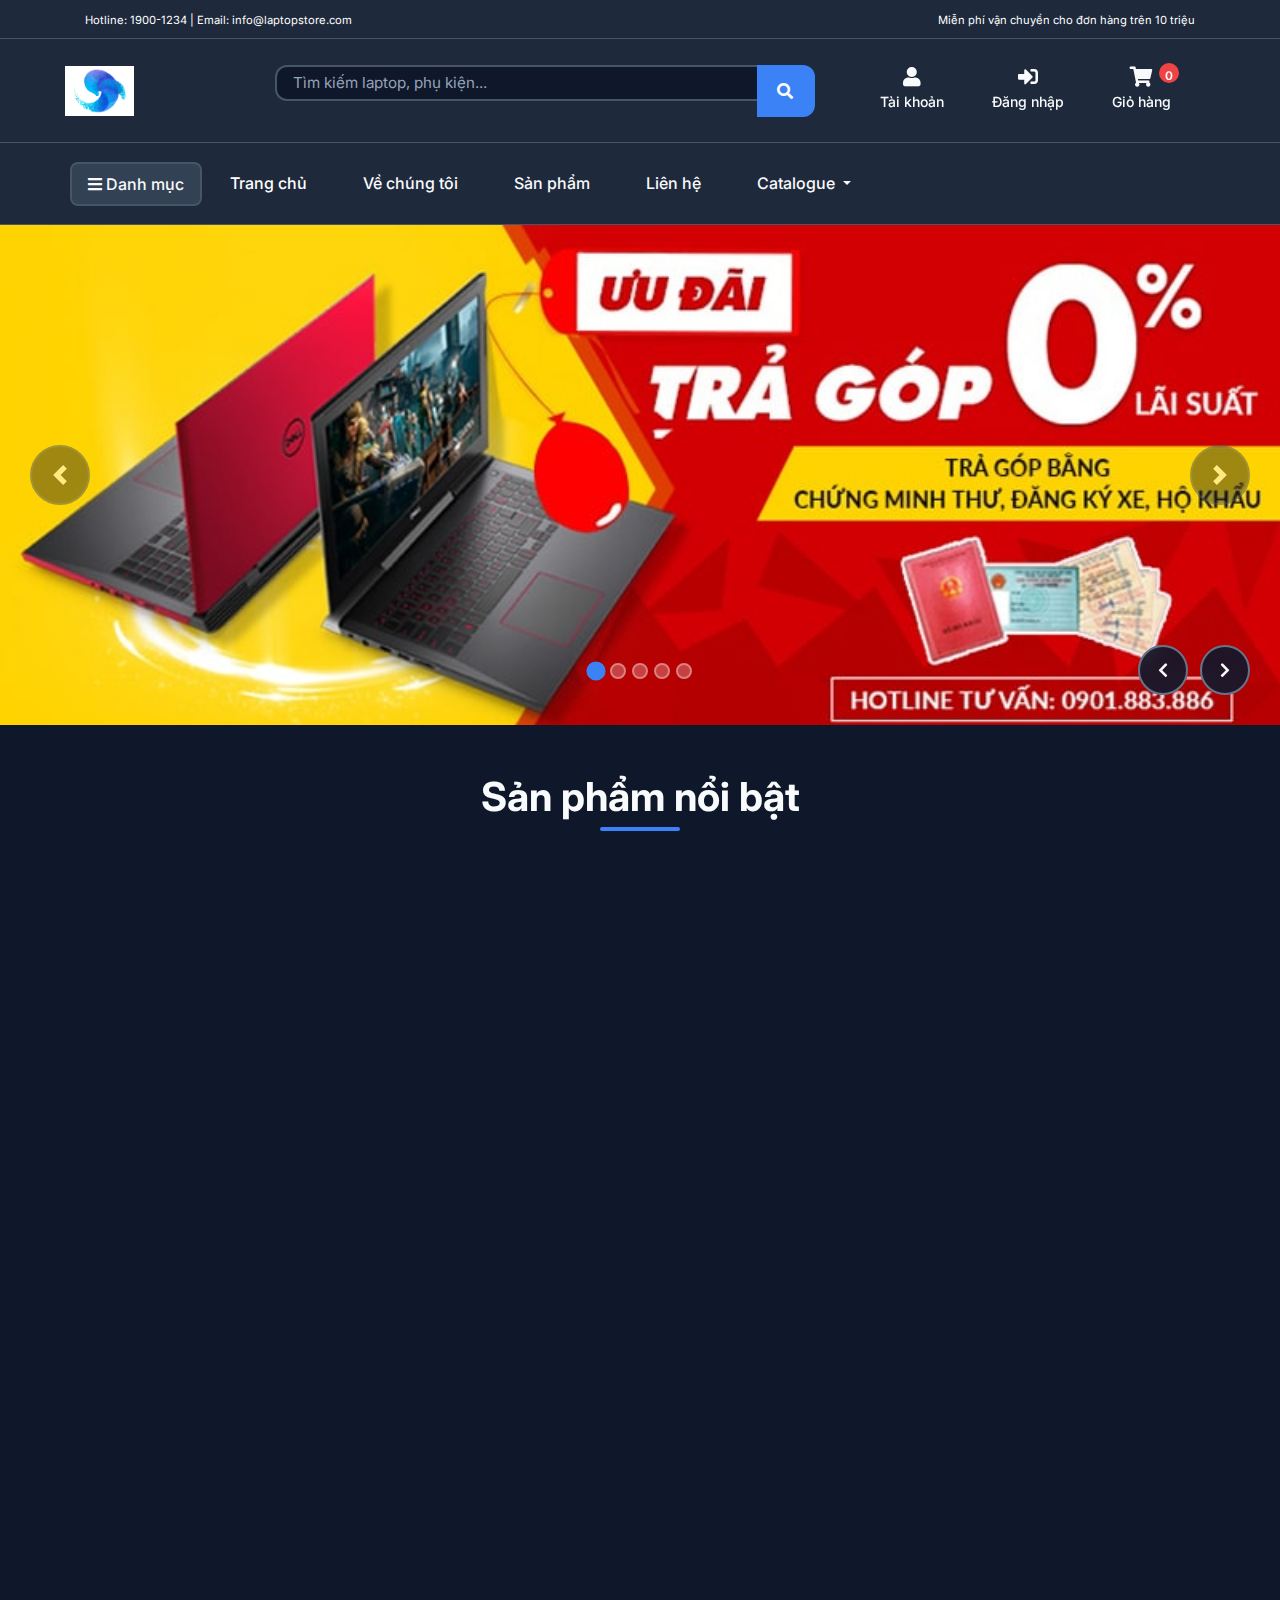
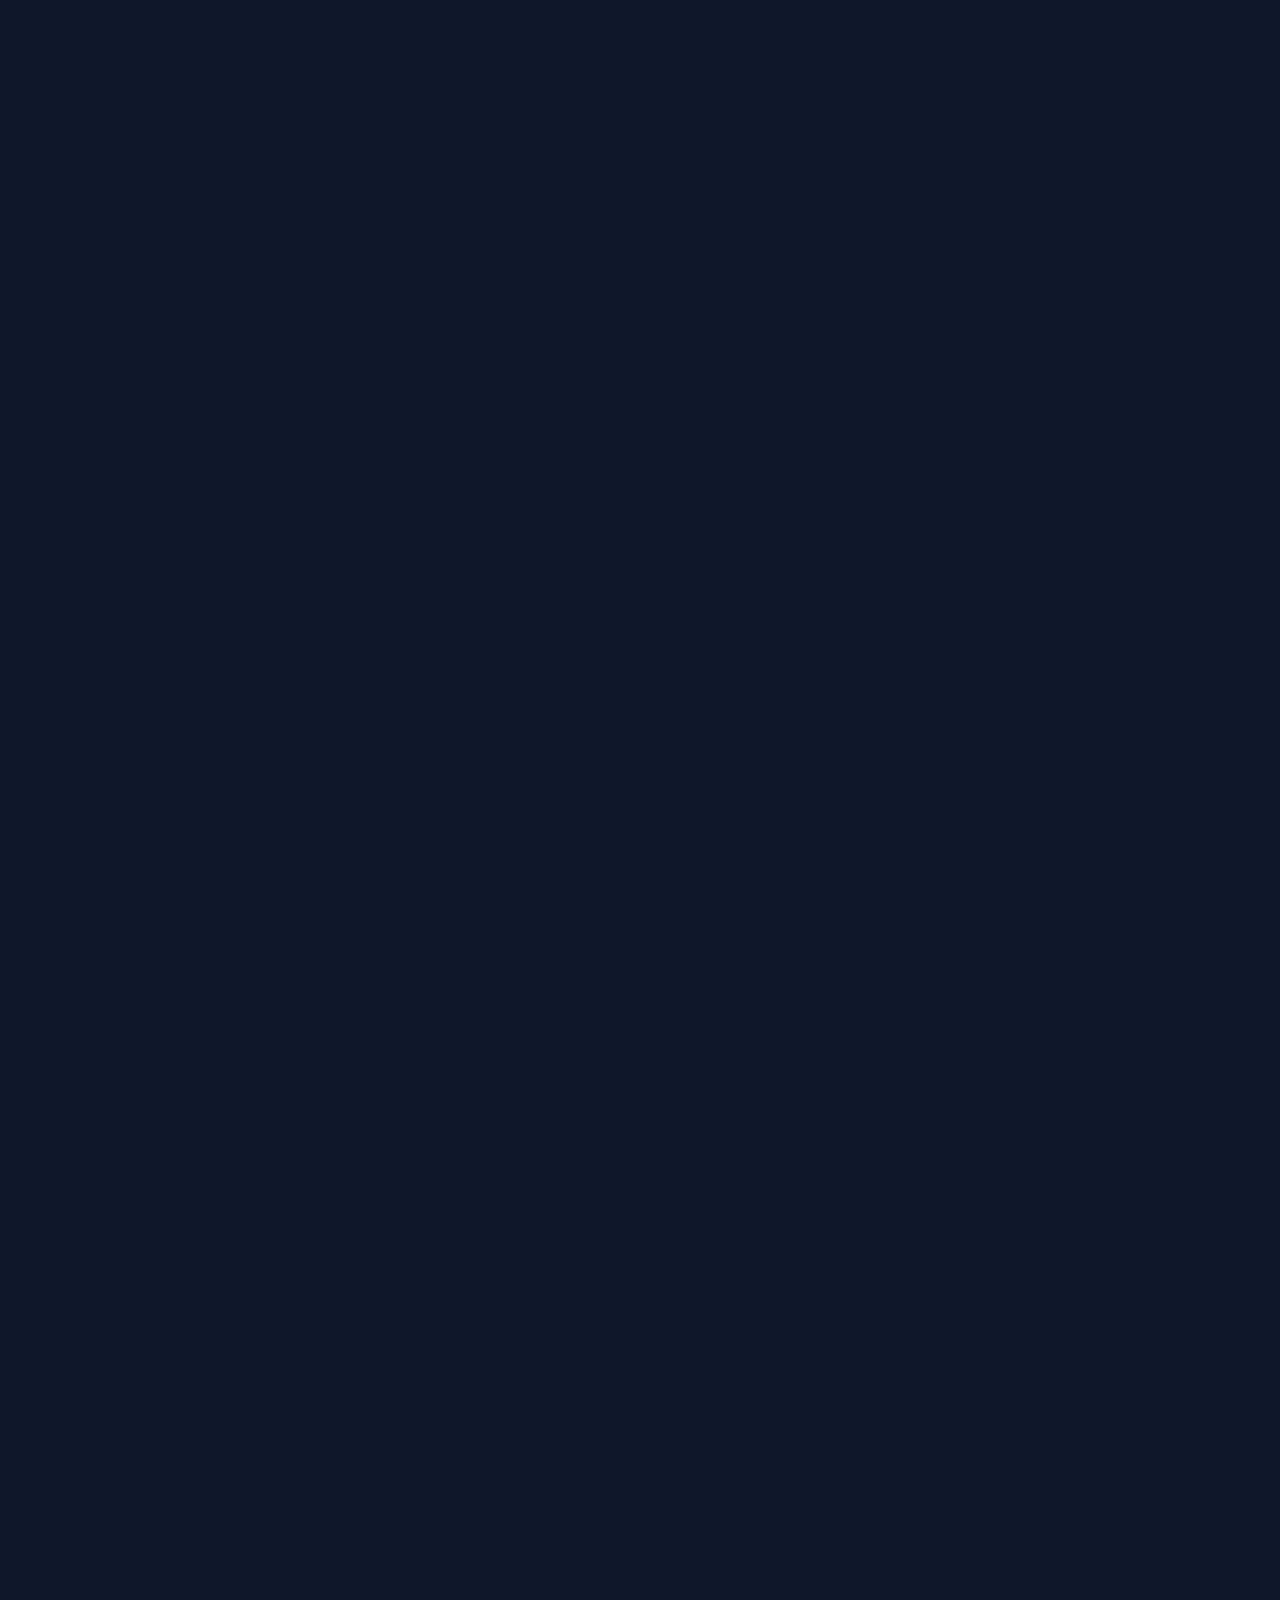
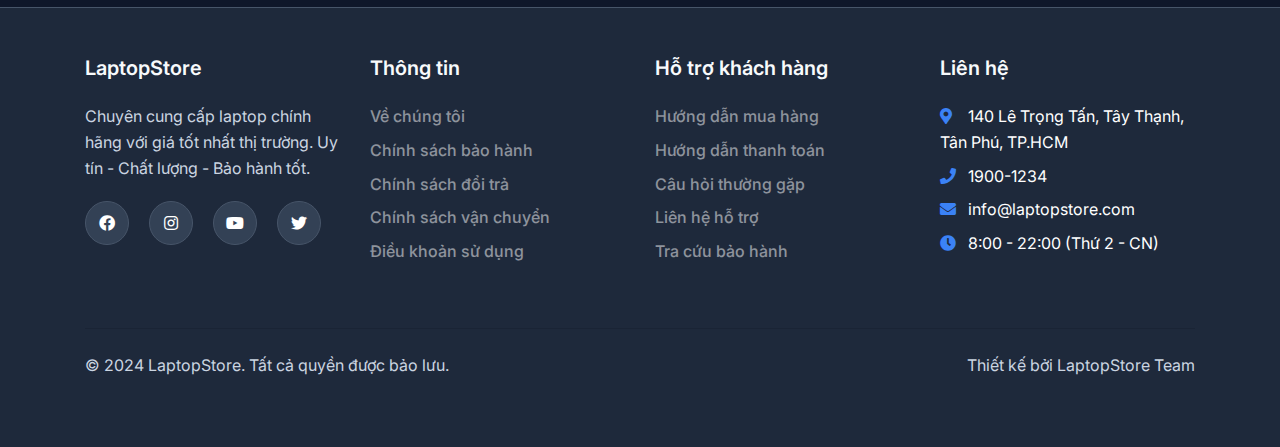
<file: index.html>
<!DOCTYPE html>
<html lang="vi">
<head>
    <meta charset="UTF-8">
    <meta name="viewport" content="width=device-width, initial-scale=1.0">
    <title>LaptopStore - Trang chủ</title>
    <link rel="stylesheet" href="https://stackpath.bootstrapcdn.com/bootstrap/4.5.2/css/bootstrap.min.css">
    <link rel="stylesheet" href="https://cdnjs.cloudflare.com/ajax/libs/font-awesome/5.15.4/css/all.min.css">
    <link href="https://fonts.googleapis.com/css2?family=Inter:wght@400;500;600;700&display=swap" rel="stylesheet">
    <link href="https://unpkg.com/aos@2.3.1/dist/aos.css" rel="stylesheet">
    <link rel="stylesheet" href="css/style.css">
    <link rel="stylesheet" href="css/index.css">
</head>
<body>
    <!-- Header -->
    <header class="header-section">
        <!-- Top Header -->
        <div class="top-header bg-dark text-white py-2">
            <div class="container">
                <div class="row">
                    <div class="col-md-6">
                        <small>Hotline: 1900-1234 | Email: info@laptopstore.com</small>
                    </div>
                    <div class="col-md-6 text-right">
                        <small>Miễn phí vận chuyển cho đơn hàng trên 10 triệu</small>
                    </div>
                </div>
            </div>
        </div>

        <!-- Main Header -->
        <div class="main-header bg-white shadow-sm">
            <div class="container">
                <div class="row align-items-center py-3">
                    <!-- Logo -->
                    <div class="col-md-2">
                        <div class="logo">
                            <img src="assets/images/logo.png" alt="LaptopStore Logo" class="img-fluid">
                        </div>
                    </div>

                    <!-- Search Bar -->
                    <div class="col-md-6">
                        <div class="search-bar">
                            <div class="input-group">
                                <input type="text" class="form-control" placeholder="Tìm kiếm laptop, phụ kiện...">
                                <div class="input-group-append">
                                    <button class="btn btn-primary" type="button">
                                        <i class="fas fa-search"></i>
                                    </button>
                                </div>
                            </div>
                        </div>
                    </div>

                    <!-- User Actions -->
                    <div class="col-md-4">
                        <div class="user-actions d-flex justify-content-end align-items-center">
                            <a href="html/register.html" class="action-item mx-2">
                                <i class="fas fa-user"></i>
                                <span>Tài khoản</span>
                            </a>
                            <a href="#" class="action-item mx-2">
                                <i class="fas fa-sign-in-alt"></i>
                                <span>Đăng nhập</span>
                            </a>
                            <a href="#" class="action-item mx-2 position-relative">
                                <i class="fas fa-shopping-cart"></i>
                                <span>Giỏ hàng</span>
                                <span class="badge badge-danger cart-count">0</span>
                            </a>
                        </div>
                    </div>
                </div>
            </div>
        </div>

        <!-- Navigation -->
        <nav class="navbar navbar-expand-lg navbar-dark bg-primary">
            <div class="container">
                <!-- Category Toggle Button -->
                <div class="category-toggle-wrapper">
                    <button class="btn btn-outline-light category-toggle-btn" type="button" id="categoryToggle">
                        <i class="fas fa-bars"></i> Danh mục
                    </button>
                    <!-- Category Dropdown -->
                    <div class="category-dropdown" id="categoryDropdown">
                        <div class="category-dropdown-content">
                            <h5>Danh mục sản phẩm</h5>
                            <ul class="list-unstyled">
                                <li><a href="#" class="text-light">Laptop Gaming</a></li>
                                <li><a href="#" class="text-light">Laptop Văn phòng</a></li>
                                <li><a href="#" class="text-light">Laptop Đồ họa</a></li>
                                <li><a href="#" class="text-light">Laptop Sinh viên</a></li>
                                <li><a href="#" class="text-light">Phụ kiện Laptop</a></li>
                                <li><a href="#" class="text-light">Linh kiện máy tính</a></li>
                            </ul>
                        </div>
                    </div>
                </div>

                <!-- Main Navigation -->
                <div class="collapse navbar-collapse">
                    <ul class="navbar-nav mr-auto">
                        <li class="nav-item active">
                            <a class="nav-link" href="index.html">Trang chủ</a>
                        </li>
                        <li class="nav-item">
                            <a class="nav-link" href="html/about.html">Về chúng tôi</a>
                        </li>
                        <li class="nav-item">
                            <a class="nav-link" href="html/products.html">Sản phẩm</a>
                        </li>
                        <li class="nav-item">
                            <a class="nav-link" href="html/contact.html">Liên hệ</a>
                        </li>
                        <li class="nav-item dropdown">
                            <a class="nav-link dropdown-toggle" href="#" id="catalogueDropdown" role="button" data-toggle="dropdown">
                                Catalogue
                            </a>
                            <div class="dropdown-menu">
                                <a class="dropdown-item" href="html/catalogue.html">
                                    <i class="fas fa-download"></i> Tải Catalogue
                                </a>
                                <a class="dropdown-item" href="html/cataloguebook.html">
                                    <i class="fas fa-book-open"></i> Xem Catalogue Sản Phẩm
                                </a>
                            </div>
                        </li>
                    </ul>
                </div>
            </div>
        </nav>
    </header>

    <!-- Banner Carousel -->
    <section class="banner-section position-relative">
        <div id="bannerCarousel" class="carousel slide" data-ride="carousel" data-interval="5000">
            <ol class="carousel-indicators">
                <li data-target="#bannerCarousel" data-slide-to="0" class="active"></li>
                <li data-target="#bannerCarousel" data-slide-to="1"></li>
                <li data-target="#bannerCarousel" data-slide-to="2"></li>
                <li data-target="#bannerCarousel" data-slide-to="3"></li>
                <li data-target="#bannerCarousel" data-slide-to="4"></li>
            </ol>
            <div class="carousel-inner">
                <div class="carousel-item active">
                    <img src="assets/images/banner1.jpg" class="d-block w-100" alt="Banner 1">
                </div>
                <div class="carousel-item">
                    <img src="assets/images/banner2.jpg" class="d-block w-100" alt="Banner 2">
                </div>
                <div class="carousel-item">
                    <img src="assets/images/banner3.jpg" class="d-block w-100" alt="Banner 3">
                </div>
                <div class="carousel-item">
                    <img src="assets/images/banner4.jpg" class="d-block w-100" alt="Banner 4">
                </div>
                <div class="carousel-item">
                    <img src="assets/images/banner5.jpg" class="d-block w-100" alt="Banner 5">
                </div>
            </div>
            <a class="carousel-control-prev" href="#bannerCarousel" role="button" data-slide="prev">
                <span class="carousel-control-prev-icon"></span>
            </a>
            <a class="carousel-control-next" href="#bannerCarousel" role="button" data-slide="next">
                <span class="carousel-control-next-icon"></span>
            </a>
        </div>
        
        <!-- Carousel Navigation Controls -->
        <div class="carousel-nav-controls">
            <button class="carousel-nav-btn prev-btn" onclick="$('#bannerCarousel').carousel('prev')">
                <i class="fas fa-chevron-left"></i>
            </button>
            <button class="carousel-nav-btn next-btn" onclick="$('#bannerCarousel').carousel('next')">
                <i class="fas fa-chevron-right"></i>
            </button>
        </div>
    </section>

    <!-- Featured Products -->
    <section class="featured-products py-5">
        <div class="container">
            <h2 class="text-center mb-5" data-aos="fade-up">Sản phẩm nổi bật</h2>
            <div class="row">
                <!-- Product 1 -->
                <div class="col-lg-3 col-md-4 col-sm-6 mb-4" data-aos="fade-up" data-aos-delay="100">
                    <div class="product-card">
                        <div class="product-image">
                            <img src="assets/images/img1.jpg" alt="Laptop 1" class="img-fluid">
                            <div class="product-overlay">
                                <button class="btn btn-primary">Xem chi tiết</button>
                            </div>
                        </div>
                        <div class="product-info p-3">
                            <h5>Laptop Gaming ROG</h5>
                            <p class="text-muted">Intel Core i7, RTX 3060</p>
                            <div class="price">
                                <span class="current-price">25,990,000₫</span>
                                <span class="old-price">28,990,000₫</span>
                            </div>
                        </div>
                    </div>
                </div>
                <!-- Product 2 -->
                <div class="col-lg-3 col-md-4 col-sm-6 mb-4" data-aos="fade-up" data-aos-delay="200">
                    <div class="product-card">
                        <div class="product-image">
                            <img src="assets/images/img2.jpg" alt="Laptop 2" class="img-fluid">
                            <div class="product-overlay">
                                <button class="btn btn-primary">Xem chi tiết</button>
                            </div>
                        </div>
                        <div class="product-info p-3">
                            <h5>Dell Inspiron 15</h5>
                            <p class="text-muted">Intel Core i5, 8GB RAM</p>
                            <div class="price">
                                <span class="current-price">18,990,000₫</span>
                            </div>
                        </div>
                    </div>
                </div>
                <!-- Continue with remaining products... -->
                <!-- Product 3 -->
                <div class="col-lg-3 col-md-4 col-sm-6 mb-4" data-aos="fade-up" data-aos-delay="300">
                    <div class="product-card">
                        <div class="product-image">
                            <img src="assets/images/img3.jpg" alt="Laptop 3" class="img-fluid">
                            <div class="product-overlay">
                                <button class="btn btn-primary">Xem chi tiết</button>
                            </div>
                        </div>
                        <div class="product-info p-3">
                            <h5>HP Pavilion 14</h5>
                            <p class="text-muted">AMD Ryzen 5, 16GB RAM</p>
                            <div class="price">
                                <span class="current-price">21,990,000₫</span>
                                <span class="old-price">24,990,000₫</span>
                            </div>
                        </div>
                    </div>
                </div>
                <!-- Product 4 -->
                <div class="col-lg-3 col-md-4 col-sm-6 mb-4" data-aos="fade-up" data-aos-delay="400">
                    <div class="product-card">
                        <div class="product-image">
                            <img src="assets/images/img4.jpg" alt="Laptop 4" class="img-fluid">
                            <div class="product-overlay">
                                <button class="btn btn-primary">Xem chi tiết</button>
                            </div>
                        </div>
                        <div class="product-info p-3">
                            <h5>MacBook Pro M2</h5>
                            <p class="text-muted">Apple M2, 16GB RAM</p>
                            <div class="price">
                                <span class="current-price">45,990,000₫</span>
                            </div>
                        </div>
                    </div>
                </div>
                <!-- Product 5 -->
                <div class="col-lg-3 col-md-4 col-sm-6 mb-4" data-aos="fade-up" data-aos-delay="100">
                    <div class="product-card">
                        <div class="product-image">
                            <img src="assets/images/img5.jpg" alt="Laptop 5" class="img-fluid">
                            <div class="product-overlay">
                                <button class="btn btn-primary">Xem chi tiết</button>
                            </div>
                        </div>
                        <div class="product-info p-3">
                            <h5>Dell XPS 13</h5>
                            <p class="text-muted">Intel Core i5, 8GB RAM</p>
                            <div class="price">
                                <span class="current-price">22,990,000₫</span>
                            </div>
                        </div>
                    </div>
                </div>
                <!-- Product 6 -->
                <div class="col-lg-3 col-md-4 col-sm-6 mb-4" data-aos="fade-up" data-aos-delay="200">
                    <div class="product-card">
                        <div class="product-image">
                            <img src="assets/images/img6.jpg" alt="Laptop 6" class="img-fluid">
                            <div class="product-overlay">
                                <button class="btn btn-primary">Xem chi tiết</button>
                            </div>
                        </div>
                        <div class="product-info p-3">
                            <h5>Lenovo Legion 5</h5>
                            <p class="text-muted">AMD Ryzen 7, RTX 3060</p>
                            <div class="price">
                                <span class="current-price">27,990,000₫</span>
                                <span class="old-price">31,990,000₫</span>
                            </div>
                        </div>
                    </div>
                </div>
                <!-- Product 7 -->
                <div class="col-lg-3 col-md-4 col-sm-6 mb-4" data-aos="fade-up" data-aos-delay="300">
                    <div class="product-card">
                        <div class="product-image">
                            <img src="assets/images/img7.jpg" alt="Laptop 7" class="img-fluid">
                            <div class="product-overlay">
                                <button class="btn btn-primary">Xem chi tiết</button>
                            </div>
                        </div>
                        <div class="product-info p-3">
                            <h5>ASUS TUF Gaming</h5>
                            <p class="text-muted">Intel Core i5, GTX 1650</p>
                            <div class="price">
                                <span class="current-price">19,990,000₫</span>
                            </div>
                        </div>
                    </div>
                </div>
                <!-- Product 8 -->
                <div class="col-lg-3 col-md-4 col-sm-6 mb-4" data-aos="fade-up" data-aos-delay="400">
                    <div class="product-card">
                        <div class="product-image">
                            <img src="assets/images/img8.jpg" alt="Laptop 8" class="img-fluid">
                            <div class="product-overlay">
                                <button class="btn btn-primary">Xem chi tiết</button>
                            </div>
                        </div>
                        <div class="product-info p-3">
                            <h5>HP Pavilion Gaming</h5>
                            <p class="text-muted">AMD Ryzen 5, GTX 1650</p>
                            <div class="price">
                                <span class="current-price">18,990,000₫</span>
                                <span class="old-price">21,990,000₫</span>
                            </div>
                        </div>
                    </div>
                </div>
                <!-- Product 9 -->
                <div class="col-lg-3 col-md-4 col-sm-6 mb-4" data-aos="fade-up" data-aos-delay="100">
                    <div class="product-card">
                        <div class="product-image">
                            <img src="assets/images/img9.jpg" alt="Laptop 9" class="img-fluid">
                            <div class="product-overlay">
                                <button class="btn btn-primary">Xem chi tiết</button>
                            </div>
                        </div>
                        <div class="product-info p-3">
                            <h5>MacBook Air M1</h5>
                            <p class="text-muted">Apple M1, 8GB RAM</p>
                            <div class="price">
                                <span class="current-price">28,990,000₫</span>
                            </div>
                        </div>
                    </div>
                </div>
                <!-- Product 10 -->
                <div class="col-lg-3 col-md-4 col-sm-6 mb-4" data-aos="fade-up" data-aos-delay="200">
                    <div class="product-card">
                        <div class="product-image">
                            <img src="assets/images/img10.jpg" alt="Laptop 10" class="img-fluid">
                            <div class="product-overlay">
                                <button class="btn btn-primary">Xem chi tiết</button>
                            </div>
                        </div>
                        <div class="product-info p-3">
                            <h5>Lenovo ThinkPad</h5>
                            <p class="text-muted">Intel Core i7, 16GB RAM</p>
                            <div class="price">
                                <span class="current-price">32,990,000₫</span>
                            </div>
                        </div>
                    </div>
                </div>
                <!-- Product 11 -->
                <div class="col-lg-3 col-md-4 col-sm-6 mb-4" data-aos="fade-up" data-aos-delay="300">
                    <div class="product-card">
                        <div class="product-image">
                            <img src="assets/images/img11.jpg" alt="Laptop 11" class="img-fluid">
                            <div class="product-overlay">
                                <button class="btn btn-primary">Xem chi tiết</button>
                            </div>
                        </div>
                        <div class="product-info p-3">
                            <h5>Dell Latitude 7420</h5>
                            <p class="text-muted">Intel Core i5, 8GB RAM</p>
                            <div class="price">
                                <span class="current-price">26,990,000₫</span>
                                <span class="old-price">29,990,000₫</span>
                            </div>
                        </div>
                    </div>
                </div>
                <!-- Product 12 -->
                <div class="col-lg-3 col-md-4 col-sm-6 mb-4" data-aos="fade-up" data-aos-delay="400">
                    <div class="product-card">
                        <div class="product-image">
                            <img src="assets/images/img12.jpg" alt="Laptop 12" class="img-fluid">
                            <div class="product-overlay">
                                <button class="btn btn-primary">Xem chi tiết</button>
                            </div>
                        </div>
                        <div class="product-info p-3">
                            <h5>Acer Nitro 5</h5>
                            <p class="text-muted">Intel Core i5, RTX 3050</p>
                            <div class="price">
                                <span class="current-price">19,990,000₫</span>
                            </div>
                        </div>
                    </div>
                </div>
                <!-- Product 13 -->
                <div class="col-lg-3 col-md-4 col-sm-6 mb-4" data-aos="fade-up" data-aos-delay="100">
                    <div class="product-card">
                        <div class="product-image">
                            <img src="assets/images/img13.jpg" alt="Laptop 13" class="img-fluid">
                            <div class="product-overlay">
                                <button class="btn btn-primary">Xem chi tiết</button>
                            </div>
                        </div>
                        <div class="product-info p-3">
                            <h5>HP EliteBook 840</h5>
                            <p class="text-muted">Intel Core i7, 16GB RAM</p>
                            <div class="price">
                                <span class="current-price">35,990,000₫</span>
                            </div>
                        </div>
                    </div>
                </div>
                <!-- Product 14 -->
                <div class="col-lg-3 col-md-4 col-sm-6 mb-4" data-aos="fade-up" data-aos-delay="200">
                    <div class="product-card">
                        <div class="product-image">
                            <img src="assets/images/img14.jpg" alt="Laptop 14" class="img-fluid">
                            <div class="product-overlay">
                                <button class="btn btn-primary">Xem chi tiết</button>
                            </div>
                        </div>
                        <div class="product-info p-3">
                            <h5>ASUS VivoBook 15</h5>
                            <p class="text-muted">AMD Ryzen 5, 8GB RAM</p>
                            <div class="price">
                                <span class="current-price">16,990,000₫</span>
                                <span class="old-price">19,990,000₫</span>
                            </div>
                        </div>
                    </div>
                </div>
                <!-- Product 15 -->
                <div class="col-lg-3 col-md-4 col-sm-6 mb-4" data-aos="fade-up" data-aos-delay="300">
                    <div class="product-card">
                        <div class="product-image">
                            <img src="assets/images/img15.jpg" alt="Laptop 15" class="img-fluid">
                            <div class="product-overlay">
                                <button class="btn btn-primary">Xem chi tiết</button>
                            </div>
                        </div>
                        <div class="product-info p-3">
                            <h5>Lenovo IdeaPad 3</h5>
                            <p class="text-muted">Intel Core i3, 4GB RAM</p>
                            <div class="price">
                                <span class="current-price">12,990,000₫</span>
                            </div>
                        </div>
                    </div>
                </div>
                <!-- Product 16 -->
                <div class="col-lg-3 col-md-4 col-sm-6 mb-4" data-aos="fade-up" data-aos-delay="400">
                    <div class="product-card">
                        <div class="product-image">
                            <img src="assets/images/img16.jpg" alt="Laptop 16" class="img-fluid">
                            <div class="product-overlay">
                                <button class="btn btn-primary">Xem chi tiết</button>
                            </div>
                        </div>
                        <div class="product-info p-3">
                            <h5>MSI Creator 15</h5>
                            <p class="text-muted">Intel Core i7, RTX 3070</p>
                            <div class="price">
                                <span class="current-price">42,990,000₫</span>
                            </div>
                        </div>
                    </div>
                </div>
                <!-- Product 17 -->
                <div class="col-lg-3 col-md-4 col-sm-6 mb-4" data-aos="fade-up" data-aos-delay="100">
                    <div class="product-card">
                        <div class="product-image">
                            <img src="assets/images/img17.jpg" alt="Laptop 17" class="img-fluid">
                            <div class="product-overlay">
                                <button class="btn btn-primary">Xem chi tiết</button>
                            </div>
                        </div>
                        <div class="product-info p-3">
                            <h5>Acer Aspire 5</h5>
                            <p class="text-muted">Intel Core i5, 8GB RAM</p>
                            <div class="price">
                                <span class="current-price">17,990,000₫</span>
                                <span class="old-price">20,990,000₫</span>
                            </div>
                        </div>
                    </div>
                </div>
                <!-- Product 18 -->
                <div class="col-lg-3 col-md-4 col-sm-6 mb-4" data-aos="fade-up" data-aos-delay="200">
                    <div class="product-card">
                        <div class="product-image">
                            <img src="assets/images/img18.jpg" alt="Laptop 18" class="img-fluid">
                            <div class="product-overlay">
                                <button class="btn btn-primary">Xem chi tiết</button>
                            </div>
                        </div>
                        <div class="product-info p-3">
                            <h5>HP Envy 13</h5>
                            <p class="text-muted">Intel Core i7, 16GB RAM</p>
                            <div class="price">
                                <span class="current-price">29,990,000₫</span>
                            </div>
                        </div>
                    </div>
                </div>
                <!-- Product 19 -->
                <div class="col-lg-3 col-md-4 col-sm-6 mb-4" data-aos="fade-up" data-aos-delay="300">
                    <div class="product-card">
                        <div class="product-image">
                            <img src="assets/images/img19.jpg" alt="Laptop 19" class="img-fluid">
                            <div class="product-overlay">
                                <button class="btn btn-primary">Xem chi tiết</button>
                            </div>
                        </div>
                        <div class="product-info p-3">
                            <h5>Surface Laptop 5</h5>
                            <p class="text-muted">Intel Core i5, 8GB RAM</p>
                            <div class="price">
                                <span class="current-price">28,990,000₫</span>
                            </div>
                        </div>
                    </div>
                </div>
                <!-- Product 20 -->
                <div class="col-lg-3 col-md-4 col-sm-6 mb-4" data-aos="fade-up" data-aos-delay="400">
                    <div class="product-card">
                        <div class="product-image">
                            <img src="assets/images/img20.jpg" alt="Laptop 20" class="img-fluid">
                            <div class="product-overlay">
                                <button class="btn btn-primary">Xem chi tiết</button>
                            </div>
                        </div>
                        <div class="product-info p-3">
                            <h5>ASUS ZenBook</h5>
                            <p class="text-muted">AMD Ryzen 7, 16GB RAM</p>
                            <div class="price">
                                <span class="current-price">24,990,000₫</span>
                                <span class="old-price">27,990,000₫</span>
                            </div>
                        </div>
                    </div>
                </div>
                <!-- Product 21 -->
                <div class="col-lg-3 col-md-4 col-sm-6 mb-4" data-aos="fade-up" data-aos-delay="100">
                    <div class="product-card">
                        <div class="product-image">
                            <img src="assets/images/img21.jpg" alt="Laptop 21" class="img-fluid">
                            <div class="product-overlay">
                                <button class="btn btn-primary">Xem chi tiết</button>
                            </div>
                        </div>
                        <div class="product-info p-3">
                            <h5>Dell G15 Gaming</h5>
                            <p class="text-muted">Intel Core i7, RTX 3060</p>
                            <div class="price">
                                <span class="current-price">31,990,000₫</span>
                            </div>
                        </div>
                    </div>
                </div>
                <!-- Product 22 -->
                <div class="col-lg-3 col-md-4 col-sm-6 mb-4" data-aos="fade-up" data-aos-delay="200">
                    <div class="product-card">
                        <div class="product-image">
                            <img src="assets/images/img22.jpg" alt="Laptop 22" class="img-fluid">
                            <div class="product-overlay">
                                <button class="btn btn-primary">Xem chi tiết</button>
                            </div>
                        </div>
                        <div class="product-info p-3">
                            <h5>Razer Blade 15</h5>
                            <p class="text-muted">Intel Core i9, RTX 3080</p>
                            <div class="price">
                                <span class="current-price">65,990,000₫</span>
                                <span class="old-price">72,990,000₫</span>
                            </div>
                        </div>
                    </div>
                </div>
                <!-- Product 23 -->
                <div class="col-lg-3 col-md-4 col-sm-6 mb-4" data-aos="fade-up" data-aos-delay="300">
                    <div class="product-card">
                        <div class="product-image">
                            <img src="assets/images/img23.jpg" alt="Laptop 23" class="img-fluid">
                            <div class="product-overlay">
                                <button class="btn btn-primary">Xem chi tiết</button>
                            </div>
                        </div>
                        <div class="product-info p-3">
                            <h5>Alienware m15 R7</h5>
                            <p class="text-muted">Intel Core i9, RTX 3070 Ti</p>
                            <div class="price">
                                <span class="current-price">58,990,000₫</span>
                                <span class="old-price">64,990,000₫</span>
                            </div>
                        </div>
                    </div>
                </div>
            </div>
        </div>
    </section>

    <!-- Footer -->
    <footer class="footer-section bg-dark text-white py-5">
        <div class="container">
            <div class="row">
                <div class="col-lg-3 col-md-6 mb-4">
                    <h5>LaptopStore</h5>
                    <p>Chuyên cung cấp laptop chính hãng với giá tốt nhất thị trường. Uy tín - Chất lượng - Bảo hành tốt.</p>
                    <div class="social-links">
                        <a href="#" class="text-white mr-2"><i class="fab fa-facebook"></i></a>
                        <a href="#" class="text-white mr-2"><i class="fab fa-instagram"></i></a>
                        <a href="#" class="text-white mr-2"><i class="fab fa-youtube"></i></a>
                        <a href="#" class="text-white"><i class="fab fa-twitter"></i></a>
                    </div>
                </div>
                <div class="col-lg-3 col-md-6 mb-4">
                    <h5>Thông tin</h5>
                    <ul class="list-unstyled">
                        <li><a href="#" class="text-white-50">Về chúng tôi</a></li>
                        <li><a href="#" class="text-white-50">Chính sách bảo hành</a></li>
                        <li><a href="#" class="text-white-50">Chính sách đổi trả</a></li>
                        <li><a href="#" class="text-white-50">Chính sách vận chuyển</a></li>
                        <li><a href="#" class="text-white-50">Điều khoản sử dụng</a></li>
                    </ul>
                </div>
                <div class="col-lg-3 col-md-6 mb-4">
                    <h5>Hỗ trợ khách hàng</h5>
                    <ul class="list-unstyled">
                        <li><a href="#" class="text-white-50">Hướng dẫn mua hàng</a></li>
                        <li><a href="#" class="text-white-50">Hướng dẫn thanh toán</a></li>
                        <li><a href="#" class="text-white-50">Câu hỏi thường gặp</a></li>
                        <li><a href="#" class="text-white-50">Liên hệ hỗ trợ</a></li>
                        <li><a href="#" class="text-white-50">Tra cứu bảo hành</a></li>
                    </ul>
                </div>
                <div class="col-lg-3 col-md-6 mb-4">
                    <h5>Liên hệ</h5>
                    <ul class="list-unstyled">
                        <li><i class="fas fa-map-marker-alt"></i> 140 Lê Trọng Tấn, Tây Thạnh, Tân Phú, TP.HCM</li>
                        <li><i class="fas fa-phone"></i> 1900-1234</li>
                        <li><i class="fas fa-envelope"></i> info@laptopstore.com</li>
                        <li><i class="fas fa-clock"></i> 8:00 - 22:00 (Thứ 2 - CN)</li>
                    </ul>
                </div>
            </div>
            <hr class="my-4">
            <div class="row">
                <div class="col-md-6">
                    <p>&copy; 2024 LaptopStore. Tất cả quyền được bảo lưu.</p>
                </div>
                <div class="col-md-6 text-right">
                    <p>Thiết kế bởi LaptopStore Team</p>
                </div>
            </div>
        </div>
    </footer>

    <!-- Scripts -->
    <script src="https://code.jquery.com/jquery-3.5.1.slim.min.js"></script>
    <script src="https://cdn.jsdelivr.net/npm/bootstrap@4.5.2/dist/js/bootstrap.bundle.min.js"></script>
    <script src="https://unpkg.com/aos@2.3.1/dist/aos.js"></script>
    <script src="js/main.js"></script>
    <script>
        //  AOS
        AOS.init({
            duration: 800,
            easing: 'ease-out-cubic',
            once: true,
            offset: 100
        });
    </script>
</body>
</html>
</file>
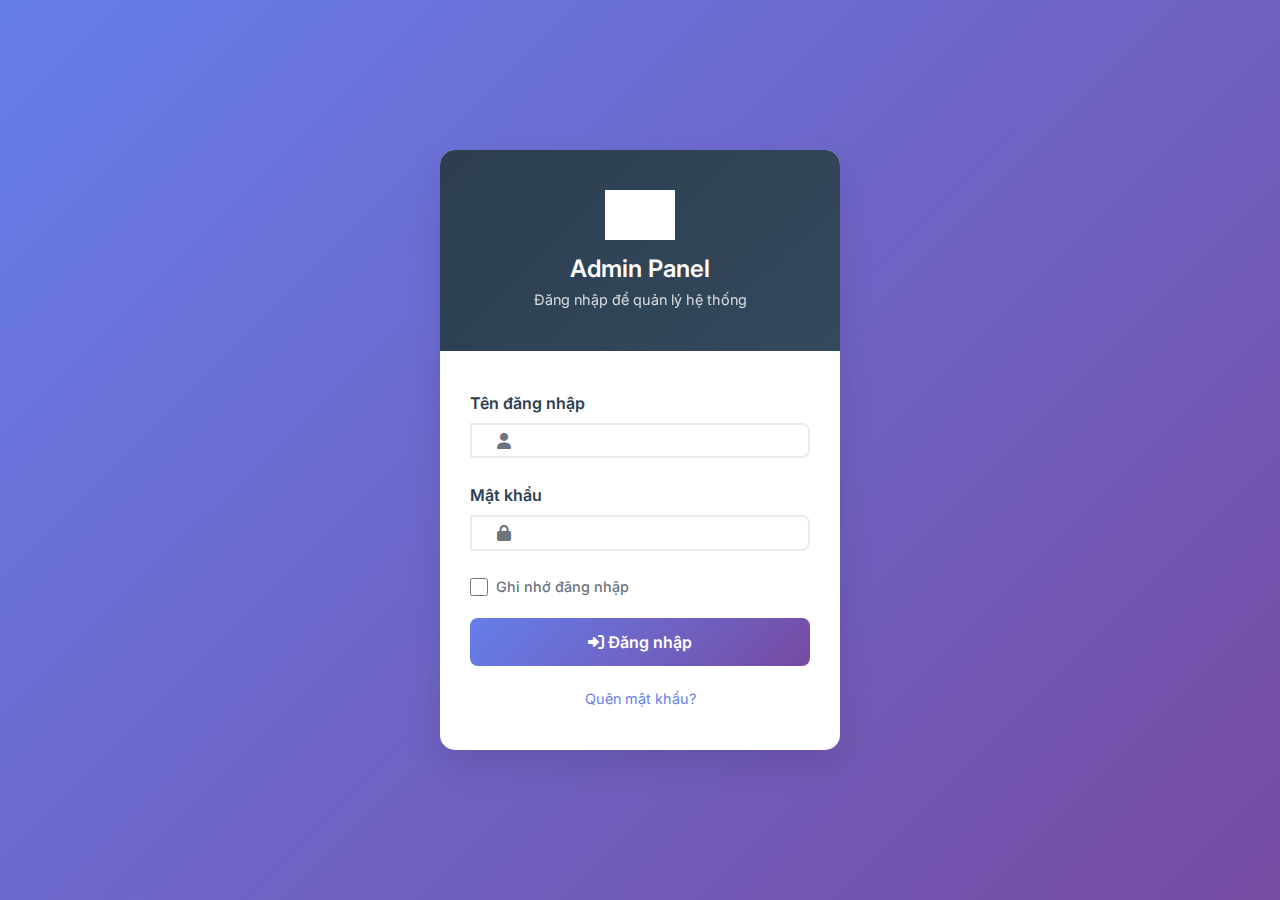
<file: AdminHtml/login.html>
<!DOCTYPE html>
<html lang="vi">
<head>
    <meta charset="UTF-8">
    <meta name="viewport" content="width=device-width, initial-scale=1.0">
    <title>LaptopStore Admin - Đăng nhập</title>
    <link rel="stylesheet" href="https://stackpath.bootstrapcdn.com/bootstrap/4.5.2/css/bootstrap.min.css">
    <link rel="stylesheet" href="https://cdnjs.cloudflare.com/ajax/libs/font-awesome/6.0.0/css/all.min.css">
    <link href="https://fonts.googleapis.com/css2?family=Inter:wght@400;500;600;700&display=swap" rel="stylesheet">
    <style>
        body {
            font-family: 'Inter', sans-serif;
            background: linear-gradient(135deg, #667eea 0%, #764ba2 100%);
            min-height: 100vh;
            display: flex;
            align-items: center;
            justify-content: center;
        }
        
        .login-container {
            background: white;
            border-radius: 15px;
            box-shadow: 0 15px 35px rgba(0, 0, 0, 0.1);
            overflow: hidden;
            width: 100%;
            max-width: 400px;
        }
        
        .login-header {
            background: linear-gradient(135deg, #2c3e50 0%, #34495e 100%);
            color: white;
            padding: 40px 30px;
            text-align: center;
        }
        
        .login-header img {
            height: 50px;
            margin-bottom: 15px;
            filter: brightness(0) invert(1);
        }
        
        .login-header h2 {
            margin: 0;
            font-weight: 600;
            font-size: 1.5rem;
        }
        
        .login-header p {
            margin: 5px 0 0 0;
            opacity: 0.8;
            font-size: 0.9rem;
        }
        
        .login-body {
            padding: 40px 30px;
        }
        
        .form-group {
            margin-bottom: 25px;
        }
        
        .form-group label {
            font-weight: 600;
            color: #2c3e50;
            margin-bottom: 8px;
        }
        
        .form-control {
            border: 2px solid #e9ecef;
            border-radius: 8px;
            padding: 12px 15px;
            font-size: 0.9rem;
            transition: all 0.3s ease;
        }
        
        .form-control:focus {
            border-color: #667eea;
            box-shadow: 0 0 0 3px rgba(102, 126, 234, 0.1);
        }
        
        .input-group {
            position: relative;
        }
        
        .input-group-text {
            position: absolute;
            left: 15px;
            top: 50%;
            transform: translateY(-50%);
            background: none;
            border: none;
            color: #6c757d;
            z-index: 10;
        }
        
        .input-group .form-control {
            padding-left: 45px;
        }
        
        .btn-login {
            background: linear-gradient(135deg, #667eea 0%, #764ba2 100%);
            border: none;
            border-radius: 8px;
            padding: 12px;
            font-weight: 600;
            font-size: 1rem;
            color: white;
            width: 100%;
            transition: all 0.3s ease;
        }
        
        .btn-login:hover {
            transform: translateY(-2px);
            box-shadow: 0 5px 15px rgba(102, 126, 234, 0.3);
            color: white;
        }
        
        .forgot-password {
            text-align: center;
            margin-top: 20px;
        }
        
        .forgot-password a {
            color: #667eea;
            text-decoration: none;
            font-size: 0.9rem;
        }
        
        .forgot-password a:hover {
            text-decoration: underline;
        }
        
        .remember-me {
            display: flex;
            align-items: center;
            gap: 8px;
            margin-bottom: 20px;
        }
        
        .remember-me input[type="checkbox"] {
            width: 18px;
            height: 18px;
        }
        
        .remember-me label {
            margin: 0;
            font-weight: 500;
            font-size: 0.9rem;
            color: #6c757d;
        }
        
        .alert {
            border-radius: 8px;
            margin-bottom: 20px;
        }
        
        @media (max-width: 480px) {
            .login-container {
                margin: 20px;
            }
            
            .login-header {
                padding: 30px 20px;
            }
            
            .login-body {
                padding: 30px 20px;
            }
        }
    </style>
</head>
<body>
    <div class="login-container">
        <div class="login-header">
            <img src="../assets/images/logo.png" alt="LaptopStore">
            <h2>Admin Panel</h2>
            <p>Đăng nhập để quản lý hệ thống</p>
        </div>
        
        <div class="login-body">
            <form id="loginForm">
                <div class="form-group">
                    <label for="username">Tên đăng nhập</label>
                    <div class="input-group">
                        <div class="input-group-text">
                            <i class="fas fa-user"></i>
                        </div>
                        <input type="text" class="form-control" id="username" name="username" required>
                    </div>
                </div>
                
                <div class="form-group">
                    <label for="password">Mật khẩu</label>
                    <div class="input-group">
                        <div class="input-group-text">
                            <i class="fas fa-lock"></i>
                        </div>
                        <input type="password" class="form-control" id="password" name="password" required>
                    </div>
                </div>
                
                <div class="remember-me">
                    <input type="checkbox" id="remember" name="remember">
                    <label for="remember">Ghi nhớ đăng nhập</label>
                </div>
                
                <button type="submit" class="btn btn-login">
                    <i class="fas fa-sign-in-alt"></i> Đăng nhập
                </button>
                
                <div class="forgot-password">
                    <a href="#" id="forgotPassword">Quên mật khẩu?</a>
                </div>
            </form>
        </div>
    </div>

    <!-- Scripts -->
    <script src="https://code.jquery.com/jquery-3.5.1.min.js"></script>
    <script src="https://cdn.jsdelivr.net/npm/bootstrap@4.5.2/dist/js/bootstrap.bundle.min.js"></script>
    <script>
        $(document).ready(function() {
            // Handle login form submission
            $('#loginForm').submit(function(e) {
                e.preventDefault();
                
                const username = $('#username').val();
                const password = $('#password').val();
                
                // Remove any existing alerts
                $('.alert').remove();
                
                // Basic validation
                if (!username || !password) {
                    showAlert('Vui lòng nhập đầy đủ thông tin', 'danger');
                    return;
                }
                
                // Show loading state
                const submitBtn = $('.btn-login');
                const originalText = submitBtn.html();
                submitBtn.prop('disabled', true).html('<i class="fas fa-spinner fa-spin"></i> Đang đăng nhập...');
                
                // Simulate login API call
                setTimeout(() => {
                    // Demo credentials
                    if (username === 'admin' && password === 'admin123') {
                        showAlert('Đăng nhập thành công! Đang chuyển hướng...', 'success');
                        
                        // Redirect to dashboard
                        setTimeout(() => {
                            window.location.href = 'index.html';
                        }, 1500);
                    } else {
                        showAlert('Tên đăng nhập hoặc mật khẩu không đúng', 'danger');
                        submitBtn.prop('disabled', false).html(originalText);
                    }
                }, 2000);
            });
            
            // Handle forgot password
            $('#forgotPassword').click(function(e) {
                e.preventDefault();
                alert('Tính năng quên mật khẩu sẽ được cập nhật sớm!');
            });
            
            // Show demo credentials hint
            setTimeout(() => {
                showAlert('Demo: Tên đăng nhập: <strong>admin</strong>, Mật khẩu: <strong>admin123</strong>', 'info');
            }, 1000);
        });
        
        // Show alert message
        function showAlert(message, type) {
            const alert = $(`
                <div class="alert alert-${type} alert-dismissible fade show" role="alert">
                    ${message}
                    <button type="button" class="close" data-dismiss="alert">
                        <span>&times;</span>
                    </button>
                </div>
            `);
            
            $('.login-body form').prepend(alert);
        }
    </script>
</body>
</html>
</file>
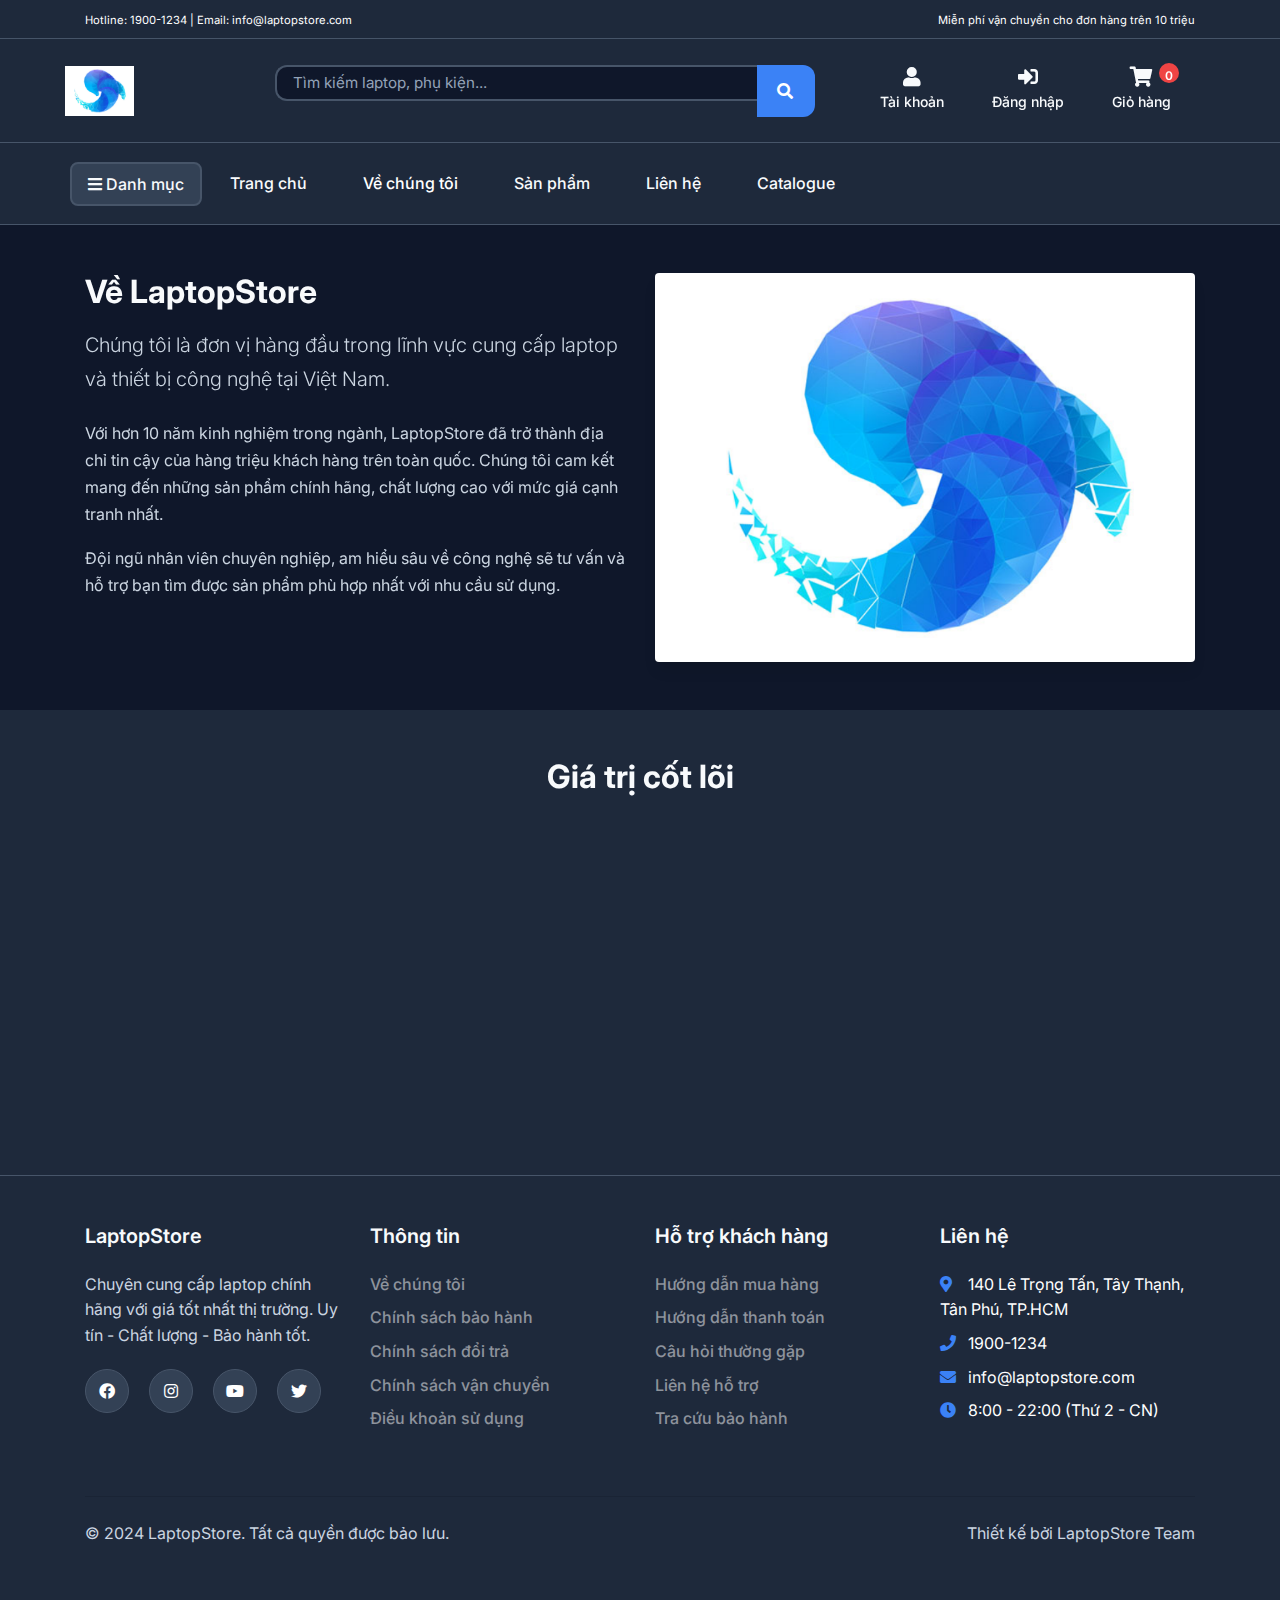
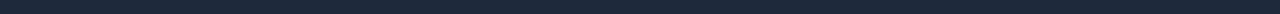
<file: html/about.html>
<!DOCTYPE html>
<html lang="vi">
<head>
    <meta charset="UTF-8">
    <meta name="viewport" content="width=device-width, initial-scale=1.0">
    <title>LaptopStore - Về chúng tôi</title>
    <link rel="stylesheet" href="https://stackpath.bootstrapcdn.com/bootstrap/4.5.2/css/bootstrap.min.css">
    <link rel="stylesheet" href="https://cdnjs.cloudflare.com/ajax/libs/font-awesome/5.15.4/css/all.min.css">
    <link href="https://fonts.googleapis.com/css2?family=Inter:wght@400;500;600;700&display=swap" rel="stylesheet">
    <link href="https://unpkg.com/aos@2.3.1/dist/aos.css" rel="stylesheet">
    <link rel="stylesheet" href="../css/style.css">
    <link rel="stylesheet" href="../css/about.css">
</head>
<body>
    <!-- Header -->
    <header class="header-section">
        <!-- Top Header -->
        <div class="top-header bg-dark text-white py-2">
            <div class="container">
                <div class="row">
                    <div class="col-md-6">
                        <small>Hotline: 1900-1234 | Email: info@laptopstore.com</small>
                    </div>
                    <div class="col-md-6 text-right">
                        <small>Miễn phí vận chuyển cho đơn hàng trên 10 triệu</small>
                    </div>
                </div>
            </div>
        </div>

        <!-- Main Header -->
        <div class="main-header bg-white shadow-sm">
            <div class="container">
                <div class="row align-items-center py-3">
                    <!-- Logo -->
                    <div class="col-md-2">
                        <div class="logo">
                            <img src="../assets/images/logo.png" alt="LaptopStore Logo" class="img-fluid">
                        </div>
                    </div>

                    <!-- Search Bar -->
                    <div class="col-md-6">
                        <div class="search-bar">
                            <div class="input-group">
                                <input type="text" class="form-control" placeholder="Tìm kiếm laptop, phụ kiện...">
                                <div class="input-group-append">
                                    <button class="btn btn-primary" type="button">
                                        <i class="fas fa-search"></i>
                                    </button>
                                </div>
                            </div>
                        </div>
                    </div>

                    <!-- User Actions -->
                    <div class="col-md-4">
                        <div class="user-actions d-flex justify-content-end align-items-center">
                            <a href="register.html" class="action-item mx-2">
                                <i class="fas fa-user"></i>
                                <span>Tài khoản</span>
                            </a>
                            <a href="#" class="action-item mx-2">
                                <i class="fas fa-sign-in-alt"></i>
                                <span>Đăng nhập</span>
                            </a>
                            <a href="#" class="action-item mx-2 position-relative">
                                <i class="fas fa-shopping-cart"></i>
                                <span>Giỏ hàng</span>
                                <span class="badge badge-danger cart-count">0</span>
                            </a>
                        </div>
                    </div>
                </div>
            </div>
        </div>

        <!-- Navigation -->
        <nav class="navbar navbar-expand-lg navbar-dark bg-primary">
            <div class="container">
                <!-- Category Toggle Button -->
                <div class="category-toggle-wrapper">
                    <button class="btn btn-outline-light category-toggle-btn" type="button" id="categoryToggle">
                        <i class="fas fa-bars"></i> Danh mục
                    </button>
                    <!-- Category Dropdown -->
                    <div class="category-dropdown" id="categoryDropdown">
                        <div class="category-dropdown-content">
                            <h5>Danh mục sản phẩm</h5>
                            <ul class="list-unstyled">
                                <li><a href="#" class="text-light">Laptop Gaming</a></li>
                                <li><a href="#" class="text-light">Laptop Văn phòng</a></li>
                                <li><a href="#" class="text-light">Laptop Đồ họa</a></li>
                                <li><a href="#" class="text-light">Laptop Sinh viên</a></li>
                                <li><a href="#" class="text-light">Phụ kiện Laptop</a></li>
                                <li><a href="#" class="text-light">Linh kiện máy tính</a></li>
                            </ul>
                        </div>
                    </div>
                </div>

                <!-- Main Navigation -->
                <div class="collapse navbar-collapse">
                    <ul class="navbar-nav mr-auto">
                        <li class="nav-item">
                            <a class="nav-link" href="../index.html">Trang chủ</a>
                        </li>
                        <li class="nav-item active">
                            <a class="nav-link" href="about.html">Về chúng tôi</a>
                        </li>
                        <li class="nav-item">
                            <a class="nav-link" href="products.html">Sản phẩm</a>
                        </li>
                        <li class="nav-item">
                            <a class="nav-link" href="contact.html">Liên hệ</a>
                        </li>
                        <li class="nav-item">
                            <a class="nav-link" href="catalogue.html">Catalogue</a>
                        </li>
                    </ul>
                </div>
            </div>
        </nav>
    </header>

    <!-- About Content -->
    <section class="about-section py-5">
        <div class="container">
            <div class="row">
                <div class="col-lg-6" data-aos="fade-right">
                    <h2>Về LaptopStore</h2>
                    <p class="lead">Chúng tôi là đơn vị hàng đầu trong lĩnh vực cung cấp laptop và thiết bị công nghệ tại Việt Nam.</p>
                    <p>Với hơn 10 năm kinh nghiệm trong ngành, LaptopStore đã trở thành địa chỉ tin cậy của hàng triệu khách hàng trên toàn quốc. Chúng tôi cam kết mang đến những sản phẩm chính hãng, chất lượng cao với mức giá cạnh tranh nhất.</p>
                    <p>Đội ngũ nhân viên chuyên nghiệp, am hiểu sâu về công nghệ sẽ tư vấn và hỗ trợ bạn tìm được sản phẩm phù hợp nhất với nhu cầu sử dụng.</p>
                </div>
                <div class="col-lg-6" data-aos="fade-left">
                    <img src="/assets/images/logo.png" alt="Về chúng tôi" class="img-fluid rounded">
                </div>
            </div>
        </div>
    </section>

    <!-- Values Section -->
    <section class="values-section py-5 bg-light">
        <div class="container">
            <h2 class="text-center mb-5" data-aos="fade-up">Giá trị cốt lõi</h2>
            <div class="row">
                <div class="col-md-4 text-center mb-4" data-aos="fade-up" data-aos-delay="100">
                    <div class="value-item">
                        <i class="fas fa-shield-alt fa-3x text-primary mb-3"></i>
                        <h4>Uy tín</h4>
                        <p>Sản phẩm chính hãng 100%, bảo hành chính thức từ nhà sản xuất</p>
                    </div>
                </div>
                <div class="col-md-4 text-center mb-4" data-aos="fade-up" data-aos-delay="200">
                    <div class="value-item">
                        <i class="fas fa-star fa-3x text-primary mb-3"></i>
                        <h4>Chất lượng</h4>
                        <p>Kiểm tra kỹ lưỡng trước khi giao hàng, đảm bảo sản phẩm hoàn hảo</p>
                    </div>
                </div>
                <div class="col-md-4 text-center mb-4" data-aos="fade-up" data-aos-delay="300">
                    <div class="value-item">
                        <i class="fas fa-headset fa-3x text-primary mb-3"></i>
                        <h4>Hỗ trợ</h4>
                        <p>Tư vấn chuyên nghiệp, hỗ trợ khách hàng 24/7</p>
                    </div>
                </div>
            </div>
        </div>
    </section>

    <!-- Footer -->
    <footer class="footer-section bg-dark text-white py-5">
        <div class="container">
            <div class="row">
                <div class="col-lg-3 col-md-6 mb-4">
                    <h5>LaptopStore</h5>
                    <p>Chuyên cung cấp laptop chính hãng với giá tốt nhất thị trường. Uy tín - Chất lượng - Bảo hành tốt.</p>
                    <div class="social-links">
                        <a href="#" class="text-white mr-2"><i class="fab fa-facebook"></i></a>
                        <a href="#" class="text-white mr-2"><i class="fab fa-instagram"></i></a>
                        <a href="#" class="text-white mr-2"><i class="fab fa-youtube"></i></a>
                        <a href="#" class="text-white"><i class="fab fa-twitter"></i></a>
                    </div>
                </div>
                <div class="col-lg-3 col-md-6 mb-4">
                    <h5>Thông tin</h5>
                    <ul class="list-unstyled">
                        <li><a href="#" class="text-white-50">Về chúng tôi</a></li>
                        <li><a href="#" class="text-white-50">Chính sách bảo hành</a></li>
                        <li><a href="#" class="text-white-50">Chính sách đổi trả</a></li>
                        <li><a href="#" class="text-white-50">Chính sách vận chuyển</a></li>
                        <li><a href="#" class="text-white-50">Điều khoản sử dụng</a></li>
                    </ul>
                </div>
                <div class="col-lg-3 col-md-6 mb-4">
                    <h5>Hỗ trợ khách hàng</h5>
                    <ul class="list-unstyled">
                        <li><a href="#" class="text-white-50">Hướng dẫn mua hàng</a></li>
                        <li><a href="#" class="text-white-50">Hướng dẫn thanh toán</a></li>
                        <li><a href="#" class="text-white-50">Câu hỏi thường gặp</a></li>
                        <li><a href="#" class="text-white-50">Liên hệ hỗ trợ</a></li>
                        <li><a href="#" class="text-white-50">Tra cứu bảo hành</a></li>
                    </ul>
                </div>
                <div class="col-lg-3 col-md-6 mb-4">
                    <h5>Liên hệ</h5>
                    <ul class="list-unstyled">
                        <li><i class="fas fa-map-marker-alt"></i> 140 Lê Trọng Tấn, Tây Thạnh, Tân Phú, TP.HCM</li>
                        <li><i class="fas fa-phone"></i> 1900-1234</li>
                        <li><i class="fas fa-envelope"></i> info@laptopstore.com</li>
                        <li><i class="fas fa-clock"></i> 8:00 - 22:00 (Thứ 2 - CN)</li>
                    </ul>
                </div>
            </div>
            <hr class="my-4">
            <div class="row">
                <div class="col-md-6">
                    <p>&copy; 2024 LaptopStore. Tất cả quyền được bảo lưu.</p>
                </div>
                <div class="col-md-6 text-right">
                    <p>Thiết kế bởi LaptopStore Team</p>
                </div>
            </div>
        </div>
    </footer>

    <!-- Scripts -->
    <script src="https://code.jquery.com/jquery-3.5.1.slim.min.js"></script>
    <script src="https://cdn.jsdelivr.net/npm/bootstrap@4.5.2/dist/js/bootstrap.bundle.min.js"></script>
    <script src="https://unpkg.com/aos@2.3.1/dist/aos.js"></script>
    <script src="../js/main.js"></script>
    <script>
        AOS.init({
            duration: 800,
            easing: 'ease-out-cubic',
            once: true,
            offset: 100
        });
    </script>
</body>
</html>
</file>
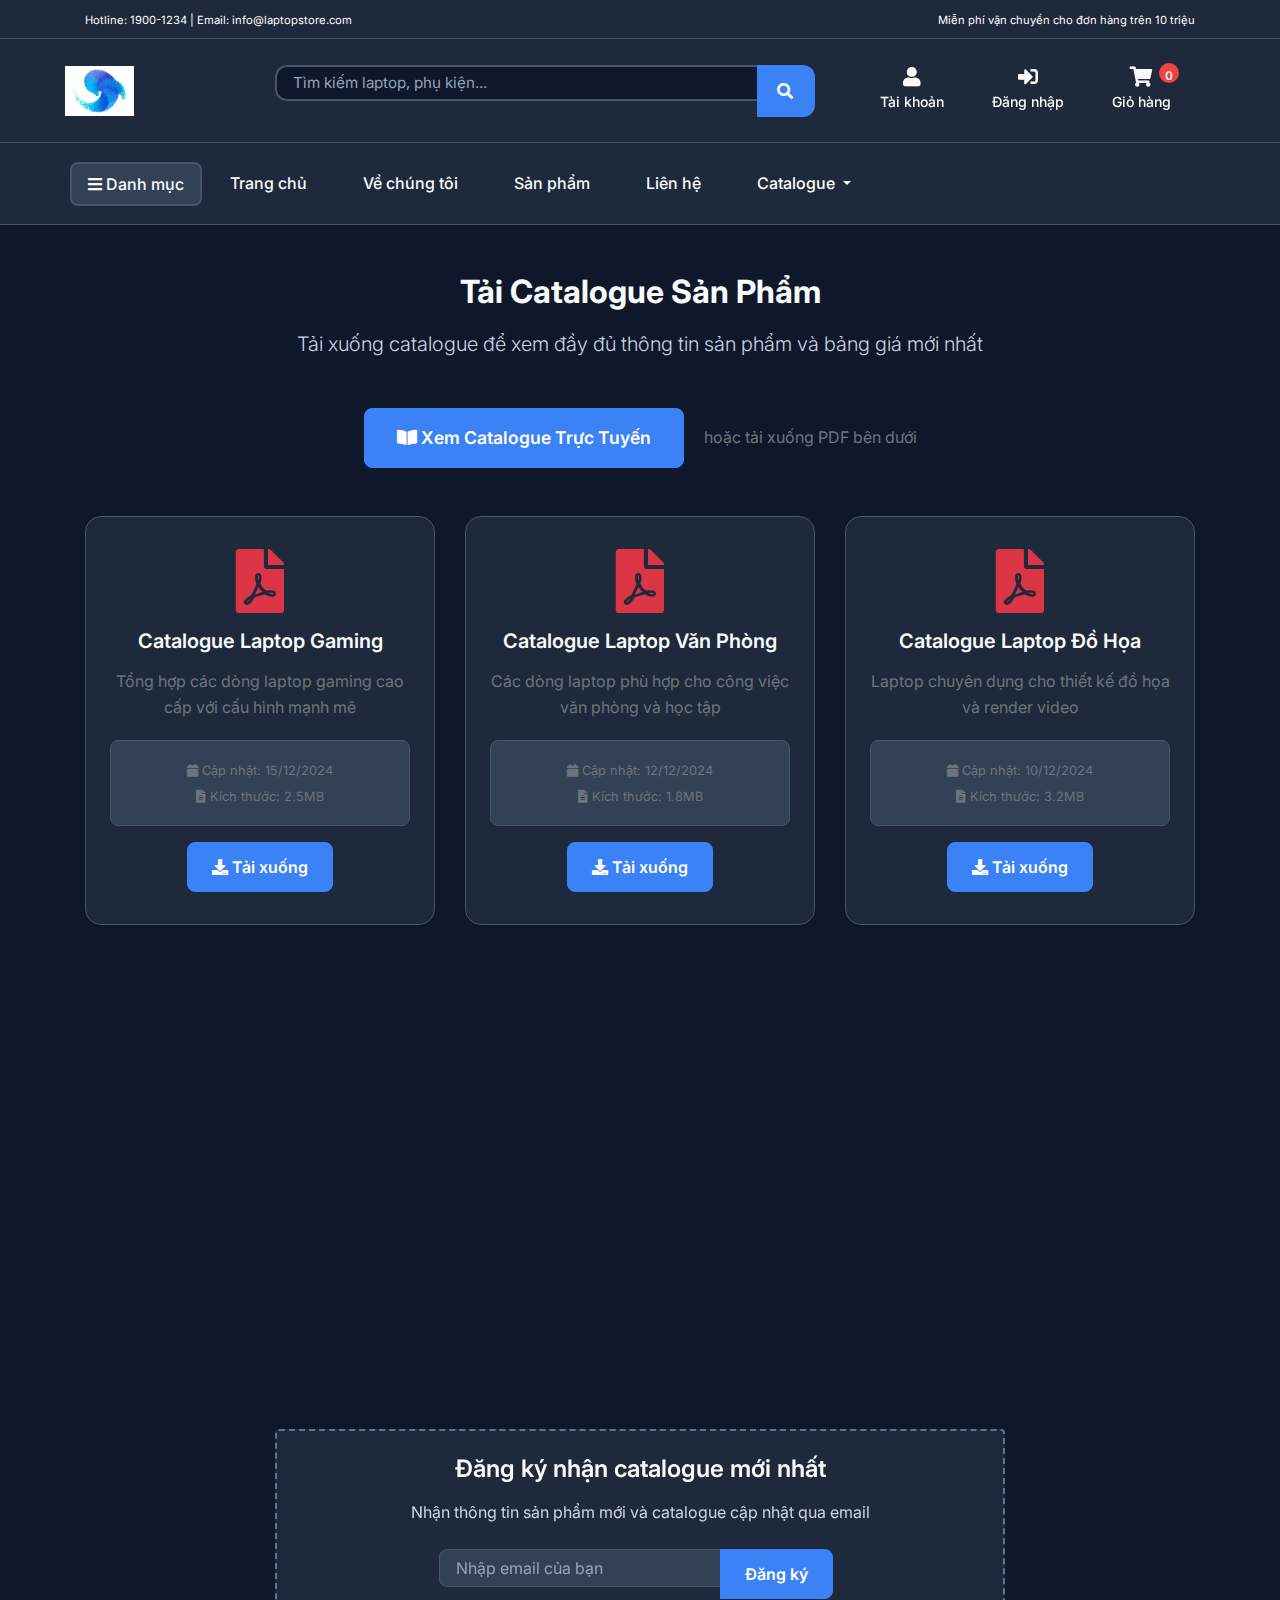
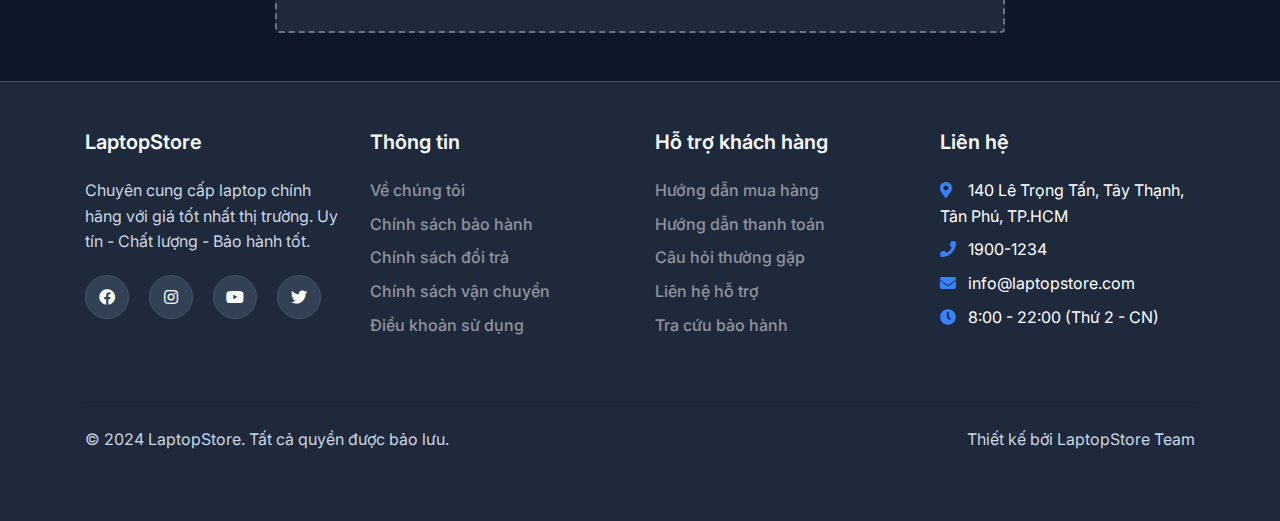
<file: html/catalogue.html>
<!DOCTYPE html>
<html lang="vi">
<head>
    <meta charset="UTF-8">
    <meta name="viewport" content="width=device-width, initial-scale=1.0">
    <title>LaptopStore - Catalogue</title>
    <link rel="stylesheet" href="https://stackpath.bootstrapcdn.com/bootstrap/4.5.2/css/bootstrap.min.css">
    <link rel="stylesheet" href="https://cdnjs.cloudflare.com/ajax/libs/font-awesome/5.15.4/css/all.min.css">
    <link href="https://fonts.googleapis.com/css2?family=Inter:wght@400;500;600;700&display=swap" rel="stylesheet">
    <link href="https://unpkg.com/aos@2.3.1/dist/aos.css" rel="stylesheet">
    <link rel="stylesheet" href="../css/style.css">
    <link rel="stylesheet" href="../css/catalogue.css">
</head>
<body>
    <!-- Header -->
    <header class="header-section">
        <!-- Top Header -->
        <div class="top-header bg-dark text-white py-2">
            <div class="container">
                <div class="row">
                    <div class="col-md-6">
                        <small>Hotline: 1900-1234 | Email: info@laptopstore.com</small>
                    </div>
                    <div class="col-md-6 text-right">
                        <small>Miễn phí vận chuyển cho đơn hàng trên 10 triệu</small>
                    </div>
                </div>
            </div>
        </div>

        <!-- Main Header -->
        <div class="main-header bg-white shadow-sm">
            <div class="container">
                <div class="row align-items-center py-3">
                    <!-- Logo -->
                    <div class="col-md-2">
                        <div class="logo">
                            <img src="../assets/images/logo.png" alt="LaptopStore Logo" class="img-fluid">
                        </div>
                    </div>

                    <!-- Search Bar -->
                    <div class="col-md-6">
                        <div class="search-bar">
                            <div class="input-group">
                                <input type="text" class="form-control" placeholder="Tìm kiếm laptop, phụ kiện...">
                                <div class="input-group-append">
                                    <button class="btn btn-primary" type="button">
                                        <i class="fas fa-search"></i>
                                    </button>
                                </div>
                            </div>
                        </div>
                    </div>

                    <!-- User Actions -->
                    <div class="col-md-4">
                        <div class="user-actions d-flex justify-content-end align-items-center">
                            <a href="register.html" class="action-item mx-2">
                                <i class="fas fa-user"></i>
                                <span>Tài khoản</span>
                            </a>
                            <a href="#" class="action-item mx-2">
                                <i class="fas fa-sign-in-alt"></i>
                                <span>Đăng nhập</span>
                            </a>
                            <a href="#" class="action-item mx-2 position-relative">
                                <i class="fas fa-shopping-cart"></i>
                                <span>Giỏ hàng</span>
                                <span class="badge badge-danger cart-count">0</span>
                            </a>
                        </div>
                    </div>
                </div>
            </div>
        </div>

        <!-- Navigation -->
        <nav class="navbar navbar-expand-lg navbar-dark bg-primary">
            <div class="container">
                <!-- Category Toggle Button -->
                <div class="category-toggle-wrapper">
                    <button class="btn btn-outline-light category-toggle-btn" type="button" id="categoryToggle">
                        <i class="fas fa-bars"></i> Danh mục
                    </button>
                    <!-- Category Dropdown -->
                    <div class="category-dropdown" id="categoryDropdown">
                        <div class="category-dropdown-content">
                            <h5>Danh mục sản phẩm</h5>
                            <ul class="list-unstyled">
                                <li><a href="#" class="text-light">Laptop Gaming</a></li>
                                <li><a href="#" class="text-light">Laptop Văn phòng</a></li>
                                <li><a href="#" class="text-light">Laptop Đồ họa</a></li>
                                <li><a href="#" class="text-light">Laptop Sinh viên</a></li>
                                <li><a href="#" class="text-light">Phụ kiện Laptop</a></li>
                                <li><a href="#" class="text-light">Linh kiện máy tính</a></li>
                            </ul>
                        </div>
                    </div>
                </div>

                <!-- Main Navigation -->
                <div class="collapse navbar-collapse">
                    <ul class="navbar-nav mr-auto">
                        <li class="nav-item">
                            <a class="nav-link" href="../index.html">Trang chủ</a>
                        </li>
                        <li class="nav-item">
                            <a class="nav-link" href="about.html">Về chúng tôi</a>
                        </li>
                        <li class="nav-item">
                            <a class="nav-link" href="products.html">Sản phẩm</a>
                        </li>
                        <li class="nav-item">
                            <a class="nav-link" href="contact.html">Liên hệ</a>
                        </li>
                        <li class="nav-item active dropdown">
                            <a class="nav-link dropdown-toggle" href="#" id="catalogueDropdown" role="button" data-toggle="dropdown">
                                Catalogue
                            </a>
                            <div class="dropdown-menu">
                                <a class="dropdown-item" href="catalogue.html">
                                    <i class="fas fa-download"></i> Tải Catalogue
                                </a>
                                <a class="dropdown-item" href="cataloguebook.html">
                                    <i class="fas fa-book-open"></i> Xem Catalogue Sản Phẩm
                                </a>
                            </div>
                        </li>
                    </ul>
                </div>
            </div>
        </nav>
    </header>

    <!-- Catalogue Section -->
    <section class="catalogue-section py-5">
        <div class="container">
            <div class="text-center mb-5">
                <h2>Tải Catalogue Sản Phẩm</h2>
                <p class="lead">Tải xuống catalogue để xem đầy đủ thông tin sản phẩm và bảng giá mới nhất</p>
                <div class="catalogue-options mb-4">
                    <a href="cataloguebook.html" class="btn btn-primary btn-lg mr-3">
                        <i class="fas fa-book-open"></i> Xem Catalogue Trực Tuyến
                    </a>
                    <span class="text-muted">hoặc tải xuống PDF bên dưới</span>
                </div>
            </div>

            <div class="row">
                <div class="col-lg-4 col-md-6 mb-4" data-aos="fade-up" data-aos-delay="100">
                    <div class="catalogue-item text-center">
                        <div class="catalogue-icon mb-3">
                            <i class="fas fa-file-pdf fa-4x text-danger"></i>
                        </div>
                        <h5>Catalogue Laptop Gaming</h5>
                        <p class="text-muted">Tổng hợp các dòng laptop gaming cao cấp với cấu hình mạnh mẽ</p>
                        <div class="catalogue-info mb-3">
                            <small class="text-muted">
                                <i class="fas fa-calendar"></i> Cập nhật: 15/12/2024<br>
                                <i class="fas fa-file-alt"></i> Kích thước: 2.5MB
                            </small>
                        </div>
                        <a href="#" class="btn btn-primary">
                            <i class="fas fa-download"></i> Tải xuống
                        </a>
                    </div>
                </div>

                <div class="col-lg-4 col-md-6 mb-4" data-aos="fade-up" data-aos-delay="200">
                    <div class="catalogue-item text-center">
                        <div class="catalogue-icon mb-3">
                            <i class="fas fa-file-pdf fa-4x text-danger"></i>
                        </div>
                        <h5>Catalogue Laptop Văn Phòng</h5>
                        <p class="text-muted">Các dòng laptop phù hợp cho công việc văn phòng và học tập</p>
                        <div class="catalogue-info mb-3">
                            <small class="text-muted">
                                <i class="fas fa-calendar"></i> Cập nhật: 12/12/2024<br>
                                <i class="fas fa-file-alt"></i> Kích thước: 1.8MB
                            </small>
                        </div>
                        <a href="#" class="btn btn-primary">
                            <i class="fas fa-download"></i> Tải xuống
                        </a>
                    </div>
                </div>

                <div class="col-lg-4 col-md-6 mb-4" data-aos="fade-up" data-aos-delay="300">
                    <div class="catalogue-item text-center">
                        <div class="catalogue-icon mb-3">
                            <i class="fas fa-file-pdf fa-4x text-danger"></i>
                        </div>
                        <h5>Catalogue Laptop Đồ Họa</h5>
                        <p class="text-muted">Laptop chuyên dụng cho thiết kế đồ họa và render video</p>
                        <div class="catalogue-info mb-3">
                            <small class="text-muted">
                                <i class="fas fa-calendar"></i> Cập nhật: 10/12/2024<br>
                                <i class="fas fa-file-alt"></i> Kích thước: 3.2MB
                            </small>
                        </div>
                        <a href="#" class="btn btn-primary">
                            <i class="fas fa-download"></i> Tải xuống
                        </a>
                    </div>
                </div>

                <div class="col-lg-4 col-md-6 mb-4" data-aos="fade-up" data-aos-delay="100">
                    <div class="catalogue-item text-center">
                        <div class="catalogue-icon mb-3">
                            <i class="fas fa-file-pdf fa-4x text-danger"></i>
                        </div>
                        <h5>Catalogue Phụ Kiện</h5>
                        <p class="text-muted">Đầy đủ phụ kiện laptop: chuột, bàn phím, túi xách, sạc dự phòng</p>
                        <div class="catalogue-info mb-3">
                            <small class="text-muted">
                                <i class="fas fa-calendar"></i> Cập nhật: 08/12/2024<br>
                                <i class="fas fa-file-alt"></i> Kích thước: 1.5MB
                            </small>
                        </div>
                        <a href="#" class="btn btn-primary">
                            <i class="fas fa-download"></i> Tải xuống
                        </a>
                    </div>
                </div>

                <div class="col-lg-4 col-md-6 mb-4" data-aos="fade-up" data-aos-delay="200">
                    <div class="catalogue-item text-center">
                        <div class="catalogue-icon mb-3">
                            <i class="fas fa-file-pdf fa-4x text-danger"></i>
                        </div>
                        <h5>Bảng Giá Tổng Hợp</h5>
                        <p class="text-muted">Bảng giá chi tiết tất cả sản phẩm với các chương trình khuyến mãi</p>
                        <div class="catalogue-info mb-3">
                            <small class="text-muted">
                                <i class="fas fa-calendar"></i> Cập nhật: 20/12/2024<br>
                                <i class="fas fa-file-alt"></i> Kích thước: 800KB
                            </small>
                        </div>
                        <a href="#" class="btn btn-primary">
                            <i class="fas fa-download"></i> Tải xuống
                        </a>
                    </div>
                </div>

                <div class="col-lg-4 col-md-6 mb-4" data-aos="fade-up" data-aos-delay="300">
                    <div class="catalogue-item text-center">
                        <div class="catalogue-icon mb-3">
                            <i class="fas fa-file-pdf fa-4x text-danger"></i>
                        </div>
                        <h5>Hướng Dẫn Bảo Hành</h5>
                        <p class="text-muted">Thông tin chi tiết về chính sách bảo hành và hướng dẫn sử dụng</p>
                        <div class="catalogue-info mb-3">
                            <small class="text-muted">
                                <i class="fas fa-calendar"></i> Cập nhật: 01/12/2024<br>
                                <i class="fas fa-file-alt"></i> Kích thước: 1.2MB
                            </small>
                        </div>
                        <a href="#" class="btn btn-primary">
                            <i class="fas fa-download"></i> Tải xuống
                        </a>
                    </div>
                </div>
            </div>

            <!-- Newsletter Signup -->
            <div class="row mt-5">
                <div class="col-lg-8 mx-auto">
                    <div class="newsletter-signup bg-light p-4 rounded">
                        <div class="text-center">
                            <h4>Đăng ký nhận catalogue mới nhất</h4>
                            <p>Nhận thông tin sản phẩm mới và catalogue cập nhật qua email</p>
                            <form class="form-inline justify-content-center">
                                <div class="input-group mb-2 mr-sm-2">
                                    <input type="email" class="form-control" placeholder="Nhập email của bạn">
                                    <div class="input-group-append">
                                        <button class="btn btn-primary" type="submit">Đăng ký</button>
                                    </div>
                                </div>
                            </form>
                        </div>
                    </div>
                </div>
            </div>
        </div>
    </section>

    <!-- Footer -->
    <footer class="footer-section bg-dark text-white py-5">
        <div class="container">
            <div class="row">
                <div class="col-lg-3 col-md-6 mb-4">
                    <h5>LaptopStore</h5>
                    <p>Chuyên cung cấp laptop chính hãng với giá tốt nhất thị trường. Uy tín - Chất lượng - Bảo hành tốt.</p>
                    <div class="social-links">
                        <a href="#" class="text-white mr-2"><i class="fab fa-facebook"></i></a>
                        <a href="#" class="text-white mr-2"><i class="fab fa-instagram"></i></a>
                        <a href="#" class="text-white mr-2"><i class="fab fa-youtube"></i></a>
                        <a href="#" class="text-white"><i class="fab fa-twitter"></i></a>
                    </div>
                </div>
                <div class="col-lg-3 col-md-6 mb-4">
                    <h5>Thông tin</h5>
                    <ul class="list-unstyled">
                        <li><a href="#" class="text-white-50">Về chúng tôi</a></li>
                        <li><a href="#" class="text-white-50">Chính sách bảo hành</a></li>
                        <li><a href="#" class="text-white-50">Chính sách đổi trả</a></li>
                        <li><a href="#" class="text-white-50">Chính sách vận chuyển</a></li>
                        <li><a href="#" class="text-white-50">Điều khoản sử dụng</a></li>
                    </ul>
                </div>
                <div class="col-lg-3 col-md-6 mb-4">
                    <h5>Hỗ trợ khách hàng</h5>
                    <ul class="list-unstyled">
                        <li><a href="#" class="text-white-50">Hướng dẫn mua hàng</a></li>
                        <li><a href="#" class="text-white-50">Hướng dẫn thanh toán</a></li>
                        <li><a href="#" class="text-white-50">Câu hỏi thường gặp</a></li>
                        <li><a href="#" class="text-white-50">Liên hệ hỗ trợ</a></li>
                        <li><a href="#" class="text-white-50">Tra cứu bảo hành</a></li>
                    </ul>
                </div>
                <div class="col-lg-3 col-md-6 mb-4">
                    <h5>Liên hệ</h5>
                    <ul class="list-unstyled">
                        <li><i class="fas fa-map-marker-alt"></i> 140 Lê Trọng Tấn, Tây Thạnh, Tân Phú, TP.HCM</li>
                        <li><i class="fas fa-phone"></i> 1900-1234</li>
                        <li><i class="fas fa-envelope"></i> info@laptopstore.com</li>
                        <li><i class="fas fa-clock"></i> 8:00 - 22:00 (Thứ 2 - CN)</li>
                    </ul>
                </div>
            </div>
            <hr class="my-4">
            <div class="row">
                <div class="col-md-6">
                    <p>&copy; 2024 LaptopStore. Tất cả quyền được bảo lưu.</p>
                </div>
                <div class="col-md-6 text-right">
                    <p>Thiết kế bởi LaptopStore Team</p>
                </div>
            </div>
        </div>
    </footer>

    <!-- Scripts -->
    <script src="https://code.jquery.com/jquery-3.5.1.slim.min.js"></script>
    <script src="https://cdn.jsdelivr.net/npm/bootstrap@4.5.2/dist/js/bootstrap.bundle.min.js"></script>
    <script src="https://unpkg.com/aos@2.3.1/dist/aos.js"></script>
    <script src="../js/main.js"></script>
    <script>
        AOS.init({
            duration: 800,
            easing: 'ease-out-cubic',
            once: true,
            offset: 100
        });
    </script>
</body>
</html>
</file>
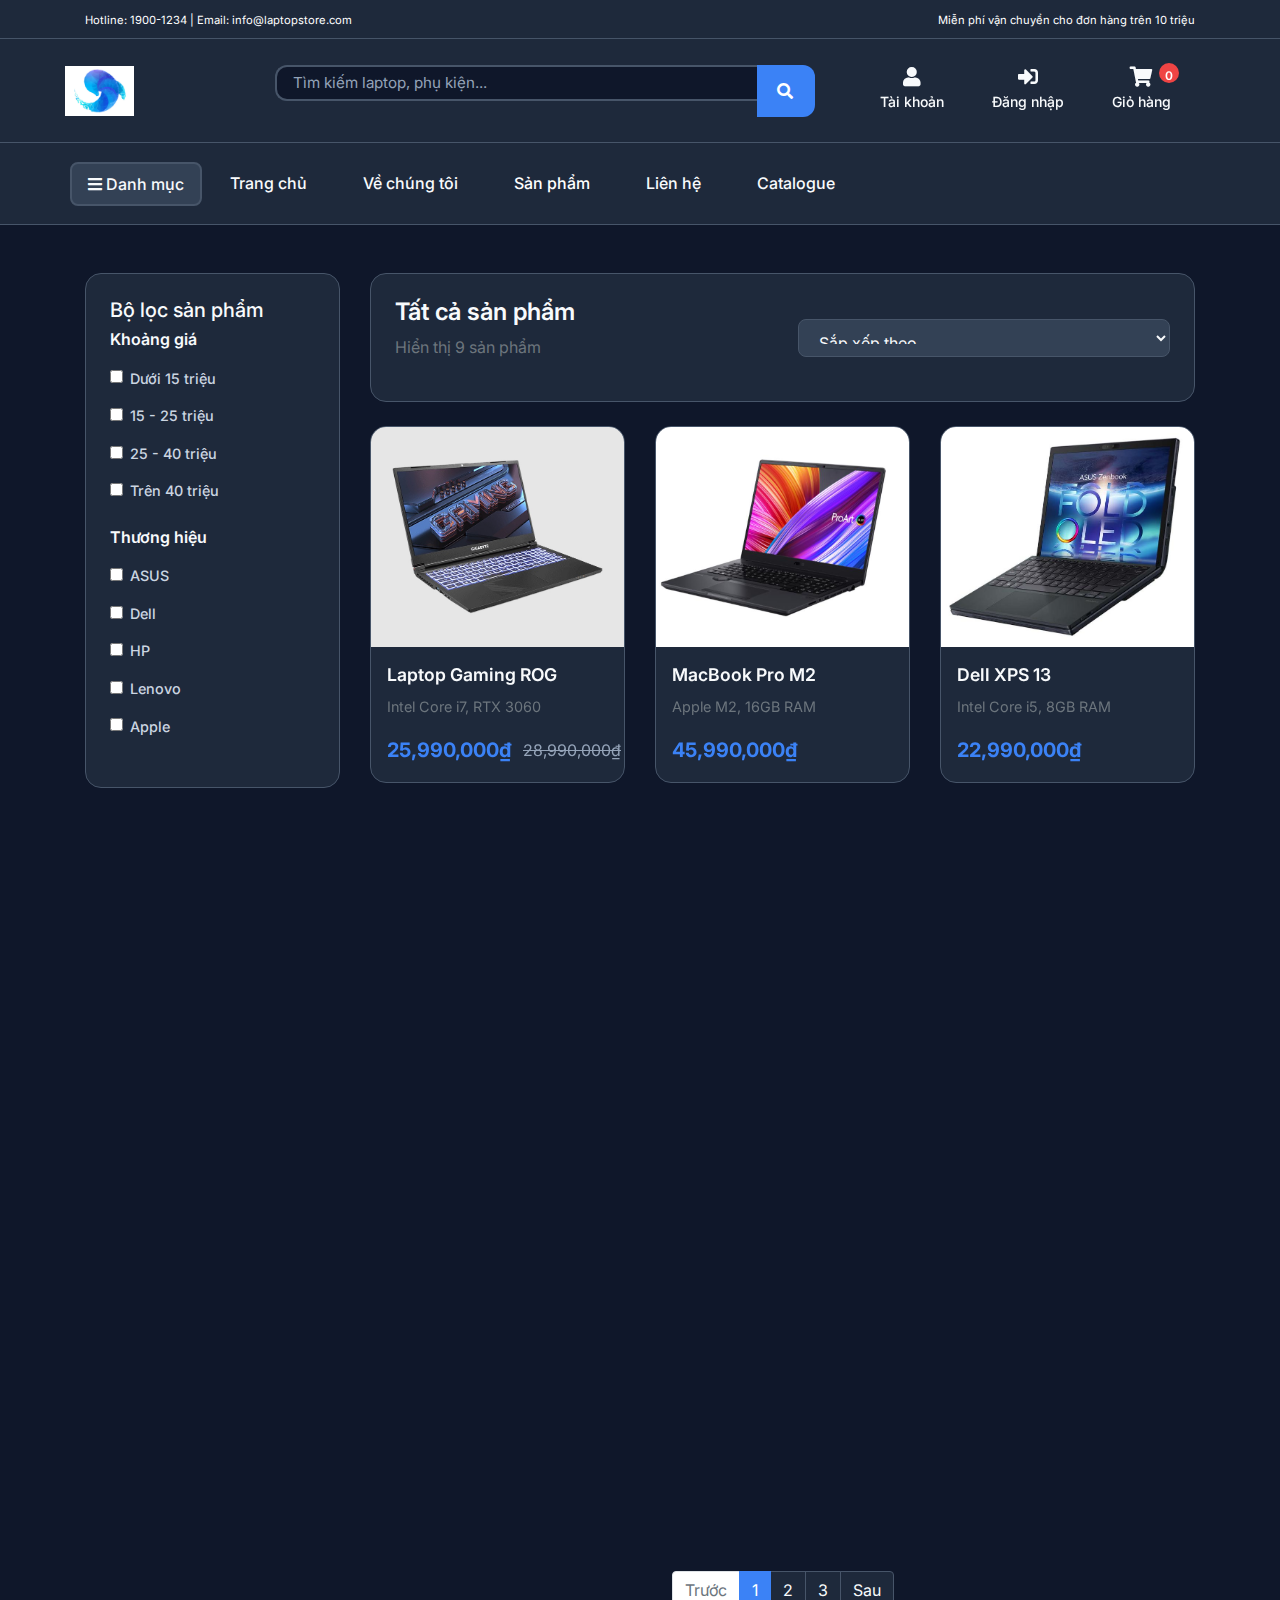
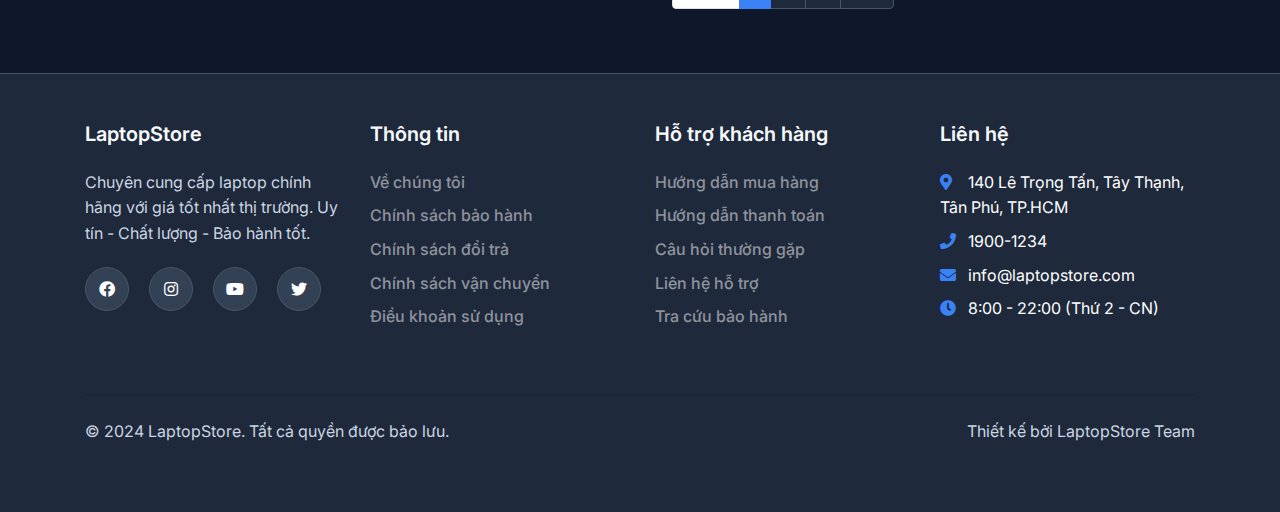
<file: html/products.html>
<!DOCTYPE html>
<html lang="vi">
<head>
    <meta charset="UTF-8">
    <meta name="viewport" content="width=device-width, initial-scale=1.0">
    <title>LaptopStore - Sản phẩm</title>
    <link rel="stylesheet" href="https://stackpath.bootstrapcdn.com/bootstrap/4.5.2/css/bootstrap.min.css">
    <link rel="stylesheet" href="https://cdnjs.cloudflare.com/ajax/libs/font-awesome/5.15.4/css/all.min.css">
    <link href="https://fonts.googleapis.com/css2?family=Inter:wght@400;500;600;700&display=swap" rel="stylesheet">
    <link href="https://unpkg.com/aos@2.3.1/dist/aos.css" rel="stylesheet">
    <link rel="stylesheet" href="../css/style.css">
    <link rel="stylesheet" href="../css/products.css">
</head>
<body>
    <!-- Header -->
    <header class="header-section">
        <!-- Top Header -->
        <div class="top-header bg-dark text-white py-2">
            <div class="container">
                <div class="row">
                    <div class="col-md-6">
                        <small>Hotline: 1900-1234 | Email: info@laptopstore.com</small>
                    </div>
                    <div class="col-md-6 text-right">
                        <small>Miễn phí vận chuyển cho đơn hàng trên 10 triệu</small>
                    </div>
                </div>
            </div>
        </div>

        <!-- Main Header -->
        <div class="main-header bg-white shadow-sm">
            <div class="container">
                <div class="row align-items-center py-3">
                    <!-- Logo -->
                    <div class="col-md-2">
                        <div class="logo">
                            <img src="../assets/images/logo.png" alt="LaptopStore Logo" class="img-fluid">
                        </div>
                    </div>

                    <!-- Search Bar -->
                    <div class="col-md-6">
                        <div class="search-bar">
                            <div class="input-group">
                                <input type="text" class="form-control" placeholder="Tìm kiếm laptop, phụ kiện...">
                                <div class="input-group-append">
                                    <button class="btn btn-primary" type="button">
                                        <i class="fas fa-search"></i>
                                    </button>
                                </div>
                            </div>
                        </div>
                    </div>

                    <!-- User Actions -->
                    <div class="col-md-4">
                        <div class="user-actions d-flex justify-content-end align-items-center">
                            <a href="register.html" class="action-item mx-2">
                                <i class="fas fa-user"></i>
                                <span>Tài khoản</span>
                            </a>
                            <a href="#" class="action-item mx-2">
                                <i class="fas fa-sign-in-alt"></i>
                                <span>Đăng nhập</span>
                            </a>
                            <a href="#" class="action-item mx-2 position-relative">
                                <i class="fas fa-shopping-cart"></i>
                                <span>Giỏ hàng</span>
                                <span class="badge badge-danger cart-count">0</span>
                            </a>
                        </div>
                    </div>
                </div>
            </div>
        </div>

        <!-- Navigation -->
        <nav class="navbar navbar-expand-lg navbar-dark bg-primary">
            <div class="container">
                <!-- Category Toggle Button -->
                <div class="category-toggle-wrapper">
                    <button class="btn btn-outline-light category-toggle-btn" type="button" id="categoryToggle">
                        <i class="fas fa-bars"></i> Danh mục
                    </button>
                    <!-- Category Dropdown -->
                    <div class="category-dropdown" id="categoryDropdown">
                        <div class="category-dropdown-content">
                            <h5>Danh mục sản phẩm</h5>
                            <ul class="list-unstyled">
                                <li><a href="#" class="text-light">Laptop Gaming</a></li>
                                <li><a href="#" class="text-light">Laptop Văn phòng</a></li>
                                <li><a href="#" class="text-light">Laptop Đồ họa</a></li>
                                <li><a href="#" class="text-light">Laptop Sinh viên</a></li>
                                <li><a href="#" class="text-light">Phụ kiện Laptop</a></li>
                                <li><a href="#" class="text-light">Linh kiện máy tính</a></li>
                            </ul>
                        </div>
                    </div>
                </div>

                <!-- Main Navigation -->
                <div class="collapse navbar-collapse">
                    <ul class="navbar-nav mr-auto">
                        <li class="nav-item">
                            <a class="nav-link" href="../index.html">Trang chủ</a>
                        </li>
                        <li class="nav-item">
                            <a class="nav-link" href="about.html">Về chúng tôi</a>
                        </li>
                        <li class="nav-item active">
                            <a class="nav-link" href="products.html">Sản phẩm</a>
                        </li>
                        <li class="nav-item">
                            <a class="nav-link" href="contact.html">Liên hệ</a>
                        </li>
                        <li class="nav-item">
                            <a class="nav-link" href="catalogue.html">Catalogue</a>
                        </li>
                    </ul>
                </div>
            </div>
        </nav>
    </header>

    <!-- Products Section -->
    <section class="products-section py-5">
        <div class="container">
            <div class="row">
                <div class="col-lg-3">
                    <!-- Filter Sidebar -->
                    <div class="filter-sidebar">
                        <h5>Bộ lọc sản phẩm</h5>
                        
                        <!-- Price Filter -->
                        <div class="filter-group mb-4">
                            <h6>Khoảng giá</h6>
                            <div class="form-check">
                                <input class="form-check-input" type="checkbox" id="price1">
                                <label class="form-check-label" for="price1">Dưới 15 triệu</label>
                            </div>
                            <div class="form-check">
                                <input class="form-check-input" type="checkbox" id="price2">
                                <label class="form-check-label" for="price2">15 - 25 triệu</label>
                            </div>
                            <div class="form-check">
                                <input class="form-check-input" type="checkbox" id="price3">
                                <label class="form-check-label" for="price3">25 - 40 triệu</label>
                            </div>
                            <div class="form-check">
                                <input class="form-check-input" type="checkbox" id="price4">
                                <label class="form-check-label" for="price4">Trên 40 triệu</label>
                            </div>
                        </div>

                        <!-- Brand Filter -->
                        <div class="filter-group mb-4">
                            <h6>Thương hiệu</h6>
                            <div class="form-check">
                                <input class="form-check-input" type="checkbox" id="brand1">
                                <label class="form-check-label" for="brand1">ASUS</label>
                            </div>
                            <div class="form-check">
                                <input class="form-check-input" type="checkbox" id="brand2">
                                <label class="form-check-label" for="brand2">Dell</label>
                            </div>
                            <div class="form-check">
                                <input class="form-check-input" type="checkbox" id="brand3">
                                <label class="form-check-label" for="brand3">HP</label>
                            </div>
                            <div class="form-check">
                                <input class="form-check-input" type="checkbox" id="brand4">
                                <label class="form-check-label" for="brand4">Lenovo</label>
                            </div>
                            <div class="form-check">
                                <input class="form-check-input" type="checkbox" id="brand5">
                                <label class="form-check-label" for="brand5">Apple</label>
                            </div>
                        </div>
                    </div>
                </div>

                <div class="col-lg-9">
                    <!-- Sort Options -->
                    <div class="sort-options mb-4">
                        <div class="row align-items-center">
                            <div class="col-md-6">
                                <h4>Tất cả sản phẩm</h4>
                                <p class="text-muted">Hiển thị 9 sản phẩm</p>
                            </div>
                            <div class="col-md-6">
                                <select class="form-control">
                                    <option>Sắp xếp theo</option>
                                    <option>Giá thấp đến cao</option>
                                    <option>Giá cao đến thấp</option>
                                    <option>Tên A-Z</option>
                                    <option>Tên Z-A</option>
                                </select>
                            </div>
                        </div>
                    </div>

                    <!-- Products Grid -->
                    <div class="row">
                        <div class="col-lg-4 col-md-6 mb-4" data-aos="fade-up" data-aos-delay="100">
                            <div class="product-card">
                                <div class="product-image">
                                    <img src="../assets/images/img1.jpg" alt="Laptop 1" class="img-fluid">
                                    <div class="product-overlay">
                                        <button class="btn btn-primary">Xem chi tiết</button>
                                    </div>
                                </div>
                                <div class="product-info p-3">
                                    <h5>Laptop Gaming ROG</h5>
                                    <p class="text-muted">Intel Core i7, RTX 3060</p>
                                    <div class="price">
                                        <span class="current-price">25,990,000₫</span>
                                        <span class="old-price">28,990,000₫</span>
                                    </div>
                                </div>
                            </div>
                        </div>
                        <div class="col-lg-4 col-md-6 mb-4" data-aos="fade-up" data-aos-delay="200">
                            <div class="product-card">
                                <div class="product-image">
                                    <img src="../assets/images/img4.jpg" alt="Laptop 4" class="img-fluid">
                                    <div class="product-overlay">
                                        <button class="btn btn-primary">Xem chi tiết</button>
                                    </div>
                                </div>
                                <div class="product-info p-3">
                                    <h5>MacBook Pro M2</h5>
                                    <p class="text-muted">Apple M2, 16GB RAM</p>
                                    <div class="price">
                                        <span class="current-price">45,990,000₫</span>
                                    </div>
                                </div>
                            </div>
                        </div>
                        <div class="col-lg-4 col-md-6 mb-4" data-aos="fade-up" data-aos-delay="300">
                            <div class="product-card">
                                <div class="product-image">
                                    <img src="../assets/images/img5.jpg" alt="Laptop 5" class="img-fluid">
                                    <div class="product-overlay">
                                        <button class="btn btn-primary">Xem chi tiết</button>
                                    </div>
                                </div>
                                <div class="product-info p-3">
                                    <h5>Dell XPS 13</h5>
                                    <p class="text-muted">Intel Core i5, 8GB RAM</p>
                                    <div class="price">
                                        <span class="current-price">22,990,000₫</span>
                                    </div>
                                </div>
                            </div>
                        </div>
                        <div class="col-lg-4 col-md-6 mb-4" data-aos="fade-up" data-aos-delay="100">
                            <div class="product-card">
                                <div class="product-image">
                                    <img src="../assets/images/img8.jpg" alt="Laptop 8" class="img-fluid">
                                    <div class="product-overlay">
                                        <button class="btn btn-primary">Xem chi tiết</button>
                                    </div>
                                </div>
                                <div class="product-info p-3">
                                    <h5>HP Pavilion Gaming</h5>
                                    <p class="text-muted">AMD Ryzen 5, GTX 1650</p>
                                    <div class="price">
                                        <span class="current-price">18,990,000₫</span>
                                        <span class="old-price">21,990,000₫</span>
                                    </div>
                                </div>
                            </div>
                        </div>
                        <div class="col-lg-4 col-md-6 mb-4" data-aos="fade-up" data-aos-delay="200">
                            <div class="product-card">
                                <div class="product-image">
                                    <img src="../assets/images/img10.jpg" alt="Laptop 10" class="img-fluid">
                                    <div class="product-overlay">
                                        <button class="btn btn-primary">Xem chi tiết</button>
                                    </div>
                                </div>
                                <div class="product-info p-3">
                                    <h5>Lenovo ThinkPad</h5>
                                    <p class="text-muted">Intel Core i7, 16GB RAM</p>
                                    <div class="price">
                                        <span class="current-price">32,990,000₫</span>
                                    </div>
                                </div>
                            </div>
                        </div>
                        <div class="col-lg-4 col-md-6 mb-4" data-aos="fade-up" data-aos-delay="300">
                            <div class="product-card">
                                <div class="product-image">
                                    <img src="../assets/images/img12.jpg" alt="Laptop 12" class="img-fluid">
                                    <div class="product-overlay">
                                        <button class="btn btn-primary">Xem chi tiết</button>
                                    </div>
                                </div>
                                <div class="product-info p-3">
                                    <h5>Acer Nitro 5</h5>
                                    <p class="text-muted">Intel Core i5, RTX 3050</p>
                                    <div class="price">
                                        <span class="current-price">19,990,000₫</span>
                                    </div>
                                </div>
                            </div>
                        </div>
                        <div class="col-lg-4 col-md-6 mb-4" data-aos="fade-up" data-aos-delay="100">
                            <div class="product-card">
                                <div class="product-image">
                                    <img src="../assets/images/img16.jpg" alt="Laptop 16" class="img-fluid">
                                    <div class="product-overlay">
                                        <button class="btn btn-primary">Xem chi tiết</button>
                                    </div>
                                </div>
                                <div class="product-info p-3">
                                    <h5>MSI Creator 15</h5>
                                    <p class="text-muted">Intel Core i7, RTX 3070</p>
                                    <div class="price">
                                        <span class="current-price">42,990,000₫</span>
                                    </div>
                                </div>
                            </div>
                        </div>
                        <div class="col-lg-4 col-md-6 mb-4" data-aos="fade-up" data-aos-delay="200">
                            <div class="product-card">
                                <div class="product-image">
                                    <img src="../assets/images/img19.jpg" alt="Laptop 19" class="img-fluid">
                                    <div class="product-overlay">
                                        <button class="btn btn-primary">Xem chi tiết</button>
                                    </div>
                                </div>
                                <div class="product-info p-3">
                                    <h5>Surface Laptop 5</h5>
                                    <p class="text-muted">Intel Core i5, 8GB RAM</p>
                                    <div class="price">
                                        <span class="current-price">28,990,000₫</span>
                                    </div>
                                </div>
                            </div>
                        </div>
                        <div class="col-lg-4 col-md-6 mb-4" data-aos="fade-up" data-aos-delay="300">
                            <div class="product-card">
                                <div class="product-image">
                                    <img src="../assets/images/img20.jpg" alt="Laptop 20" class="img-fluid">
                                    <div class="product-overlay">
                                        <button class="btn btn-primary">Xem chi tiết</button>
                                    </div>
                                </div>
                                <div class="product-info p-3">
                                    <h5>ASUS ZenBook</h5>
                                    <p class="text-muted">AMD Ryzen 7, 16GB RAM</p>
                                    <div class="price">
                                        <span class="current-price">24,990,000₫</span>
                                        <span class="old-price">27,990,000₫</span>
                                    </div>
                                </div>
                            </div>
                        </div>
                    </div>

                    <!-- Pagination -->
                    <nav aria-label="Page navigation">
                        <ul class="pagination justify-content-center">
                            <li class="page-item disabled">
                                <a class="page-link" href="#" tabindex="-1">Trước</a>
                            </li>
                            <li class="page-item active">
                                <a class="page-link" href="#">1</a>
                            </li>
                            <li class="page-item">
                                <a class="page-link" href="#">2</a>
                            </li>
                            <li class="page-item">
                                <a class="page-link" href="#">3</a>
                            </li>
                            <li class="page-item">
                                <a class="page-link" href="#">Sau</a>
                            </li>
                        </ul>
                    </nav>
                </div>
            </div>
        </div>
    </section>

    <!-- Footer -->
    <footer class="footer-section bg-dark text-white py-5">
        <div class="container">
            <div class="row">
                <div class="col-lg-3 col-md-6 mb-4">
                    <h5>LaptopStore</h5>
                    <p>Chuyên cung cấp laptop chính hãng với giá tốt nhất thị trường. Uy tín - Chất lượng - Bảo hành tốt.</p>
                    <div class="social-links">
                        <a href="#" class="text-white mr-2"><i class="fab fa-facebook"></i></a>
                        <a href="#" class="text-white mr-2"><i class="fab fa-instagram"></i></a>
                        <a href="#" class="text-white mr-2"><i class="fab fa-youtube"></i></a>
                        <a href="#" class="text-white"><i class="fab fa-twitter"></i></a>
                    </div>
                </div>
                <div class="col-lg-3 col-md-6 mb-4">
                    <h5>Thông tin</h5>
                    <ul class="list-unstyled">
                        <li><a href="#" class="text-white-50">Về chúng tôi</a></li>
                        <li><a href="#" class="text-white-50">Chính sách bảo hành</a></li>
                        <li><a href="#" class="text-white-50">Chính sách đổi trả</a></li>
                        <li><a href="#" class="text-white-50">Chính sách vận chuyển</a></li>
                        <li><a href="#" class="text-white-50">Điều khoản sử dụng</a></li>
                    </ul>
                </div>
                <div class="col-lg-3 col-md-6 mb-4">
                    <h5>Hỗ trợ khách hàng</h5>
                    <ul class="list-unstyled">
                        <li><a href="#" class="text-white-50">Hướng dẫn mua hàng</a></li>
                        <li><a href="#" class="text-white-50">Hướng dẫn thanh toán</a></li>
                        <li><a href="#" class="text-white-50">Câu hỏi thường gặp</a></li>
                        <li><a href="#" class="text-white-50">Liên hệ hỗ trợ</a></li>
                        <li><a href="#" class="text-white-50">Tra cứu bảo hành</a></li>
                    </ul>
                </div>
                <div class="col-lg-3 col-md-6 mb-4">
                    <h5>Liên hệ</h5>
                    <ul class="list-unstyled">
                        <li><i class="fas fa-map-marker-alt"></i> 140 Lê Trọng Tấn, Tây Thạnh, Tân Phú, TP.HCM</li>
                        <li><i class="fas fa-phone"></i> 1900-1234</li>
                        <li><i class="fas fa-envelope"></i> info@laptopstore.com</li>
                        <li><i class="fas fa-clock"></i> 8:00 - 22:00 (Thứ 2 - CN)</li>
                    </ul>
                </div>
            </div>
            <hr class="my-4">
            <div class="row">
                <div class="col-md-6">
                    <p>&copy; 2024 LaptopStore. Tất cả quyền được bảo lưu.</p>
                </div>
                <div class="col-md-6 text-right">
                    <p>Thiết kế bởi LaptopStore Team</p>
                </div>
            </div>
        </div>
    </footer>

    <!-- Scripts -->
    <script src="https://code.jquery.com/jquery-3.5.1.slim.min.js"></script>
    <script src="https://cdn.jsdelivr.net/npm/bootstrap@4.5.2/dist/js/bootstrap.bundle.min.js"></script>
    <script src="https://unpkg.com/aos@2.3.1/dist/aos.js"></script>
    <script src="../js/main.js"></script>
    <script>
        AOS.init({
            duration: 800,
            easing: 'ease-out-cubic',
            once: true,
            offset: 100
        });
    </script>
</body>
</html>
</file>
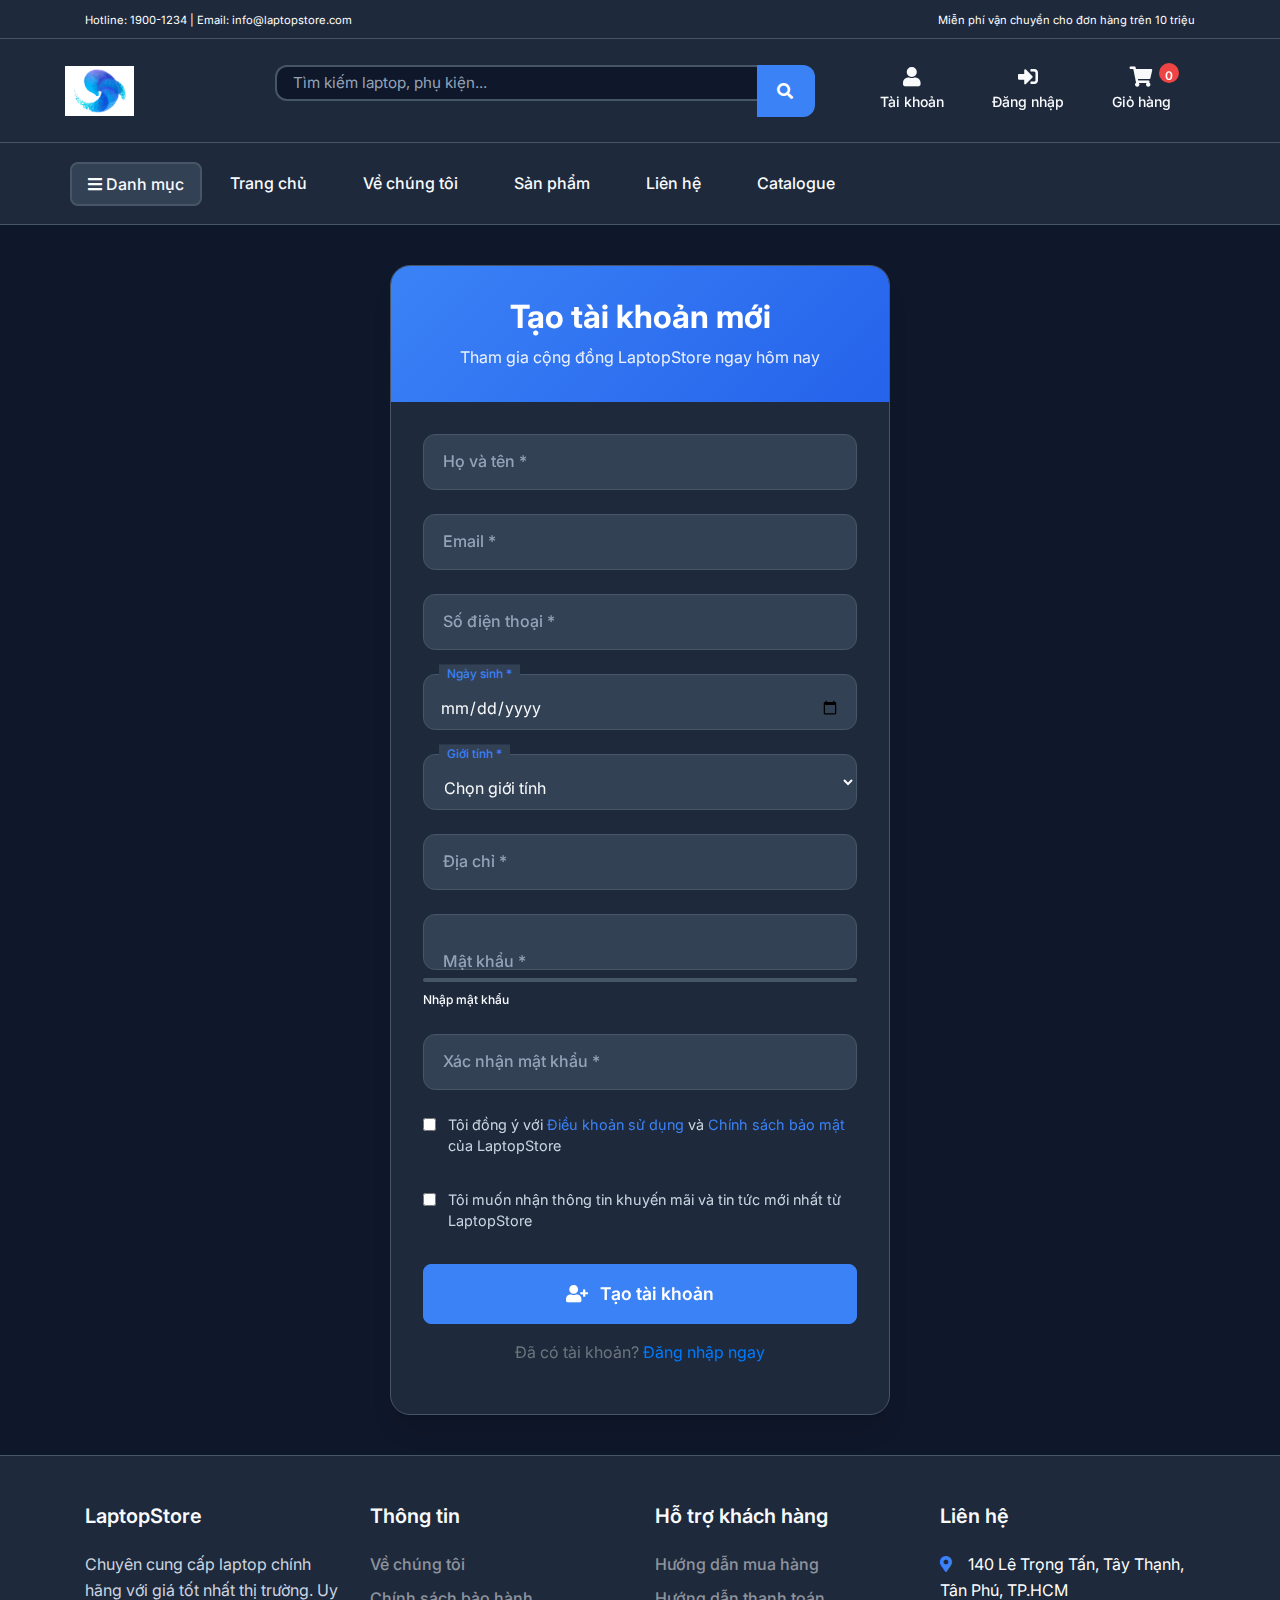
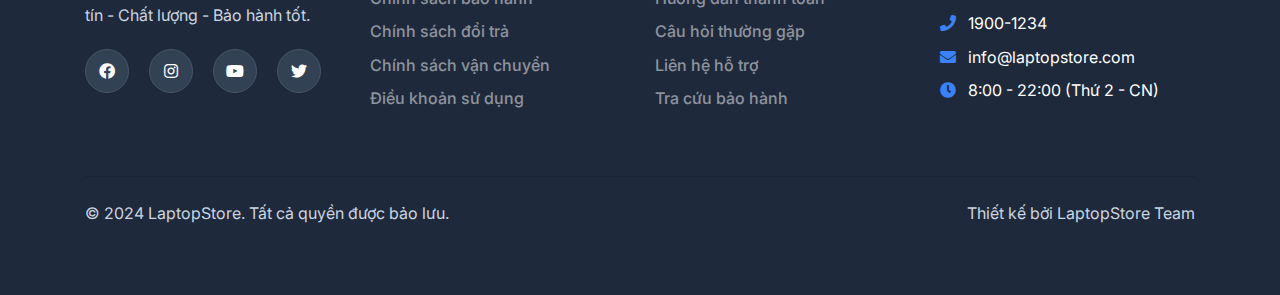
<file: html/register.html>
<!DOCTYPE html>
<html lang="vi">
<head>
    <meta charset="UTF-8">
    <meta name="viewport" content="width=device-width, initial-scale=1.0">
    <title>LaptopStore - Đăng ký tài khoản</title>
    <link rel="stylesheet" href="https://stackpath.bootstrapcdn.com/bootstrap/4.5.2/css/bootstrap.min.css">
    <link rel="stylesheet" href="https://cdnjs.cloudflare.com/ajax/libs/font-awesome/5.15.4/css/all.min.css">
    <link href="https://fonts.googleapis.com/css2?family=Inter:wght@400;500;600;700&display=swap" rel="stylesheet">
    <link href="https://unpkg.com/aos@2.3.1/dist/aos.css" rel="stylesheet">
    <link rel="stylesheet" href="../css/style.css">
    <link rel="stylesheet" href="../css/register.css">
</head>
<body>
    <!-- Header -->
    <header class="header-section">
        <!-- Top Header -->
        <div class="top-header bg-dark text-white py-2">
            <div class="container">
                <div class="row">
                    <div class="col-md-6">
                        <small>Hotline: 1900-1234 | Email: info@laptopstore.com</small>
                    </div>
                    <div class="col-md-6 text-right">
                        <small>Miễn phí vận chuyển cho đơn hàng trên 10 triệu</small>
                    </div>
                </div>
            </div>
        </div>

        <!-- Main Header -->
        <div class="main-header bg-white shadow-sm">
            <div class="container">
                <div class="row align-items-center py-3">
                    <!-- Logo -->
                    <div class="col-md-2">
                        <div class="logo">
                            <img src="../assets/images/logo.png" alt="LaptopStore Logo" class="img-fluid">
                        </div>
                    </div>

                    <!-- Search Bar -->
                    <div class="col-md-6">
                        <div class="search-bar">
                            <div class="input-group">
                                <input type="text" class="form-control" placeholder="Tìm kiếm laptop, phụ kiện...">
                                <div class="input-group-append">
                                    <button class="btn btn-primary" type="button">
                                        <i class="fas fa-search"></i>
                                    </button>
                                </div>
                            </div>
                        </div>
                    </div>

                    <!-- User Actions -->
                    <div class="col-md-4">
                        <div class="user-actions d-flex justify-content-end align-items-center">
                            <a href="register.html" class="action-item mx-2">
                                <i class="fas fa-user"></i>
                                <span>Tài khoản</span>
                            </a>
                            <a href="#" class="action-item mx-2">
                                <i class="fas fa-sign-in-alt"></i>
                                <span>Đăng nhập</span>
                            </a>
                            <a href="#" class="action-item mx-2 position-relative">
                                <i class="fas fa-shopping-cart"></i>
                                <span>Giỏ hàng</span>
                                <span class="badge badge-danger cart-count">0</span>
                            </a>
                        </div>
                    </div>
                </div>
            </div>
        </div>

        <!-- Navigation -->
        <nav class="navbar navbar-expand-lg navbar-dark bg-primary">
            <div class="container">
                <!-- Category Toggle Button -->
                <div class="category-toggle-wrapper">
                    <button class="btn btn-outline-light category-toggle-btn" type="button" id="categoryToggle">
                        <i class="fas fa-bars"></i> Danh mục
                    </button>
                    <!-- Category Dropdown -->
                    <div class="category-dropdown" id="categoryDropdown">
                        <div class="category-dropdown-content">
                            <h5>Danh mục sản phẩm</h5>
                            <ul class="list-unstyled">
                                <li><a href="#" class="text-light">Laptop Gaming</a></li>
                                <li><a href="#" class="text-light">Laptop Văn phòng</a></li>
                                <li><a href="#" class="text-light">Laptop Đồ họa</a></li>
                                <li><a href="#" class="text-light">Laptop Sinh viên</a></li>
                                <li><a href="#" class="text-light">Phụ kiện Laptop</a></li>
                                <li><a href="#" class="text-light">Linh kiện máy tính</a></li>
                            </ul>
                        </div>
                    </div>
                </div>

                <!-- Main Navigation -->
                <div class="collapse navbar-collapse">
                    <ul class="navbar-nav mr-auto">
                        <li class="nav-item">
                            <a class="nav-link" href="../index.html">Trang chủ</a>
                        </li>
                        <li class="nav-item">
                            <a class="nav-link" href="about.html">Về chúng tôi</a>
                        </li>
                        <li class="nav-item">
                            <a class="nav-link" href="products.html">Sản phẩm</a>
                        </li>
                        <li class="nav-item">
                            <a class="nav-link" href="contact.html">Liên hệ</a>
                        </li>
                        <li class="nav-item">
                            <a class="nav-link" href="catalogue.html">Catalogue</a>
                        </li>
                    </ul>
                </div>
            </div>
        </nav>
    </header>

    <!-- Register Section -->
    <section class="register-section">
        <div class="container">
            <div class="register-card" data-aos="fade-up" data-aos-duration="800">
                <div class="register-header">
                    <h2>Tạo tài khoản mới</h2>
                    <p>Tham gia cộng đồng LaptopStore ngay hôm nay</p>
                </div>
                <div class="register-body">
                    <form id="registerForm" novalidate>
                        <div class="form-floating">
                            <input type="text" class="form-control" id="fullName" name="fullName" placeholder="Họ và tên" required>
                            <label for="fullName">Họ và tên *</label>
                            <div class="invalid-feedback"></div>
                        </div>

                        <div class="form-floating">
                            <input type="email" class="form-control" id="email" name="email" placeholder="Email" required>
                            <label for="email">Email *</label>
                            <div class="invalid-feedback"></div>
                        </div>

                        <div class="form-floating">
                            <input type="tel" class="form-control" id="phone" name="phone" placeholder="Số điện thoại" required>
                            <label for="phone">Số điện thoại *</label>
                            <div class="invalid-feedback"></div>
                        </div>

                        <div class="form-floating">
                            <input type="date" class="form-control" id="birthDate" name="birthDate" placeholder="Ngày sinh" required>
                            <label for="birthDate">Ngày sinh *</label>
                            <div class="invalid-feedback"></div>
                        </div>

                        <div class="form-floating">
                            <select class="form-control" id="gender" name="gender" required>
                                <option value="">Chọn giới tính</option>
                                <option value="male">Nam</option>
                                <option value="female">Nữ</option>
                                <option value="other">Khác</option>
                            </select>
                            <label for="gender">Giới tính *</label>
                            <div class="invalid-feedback"></div>
                        </div>

                        <div class="form-floating">
                            <input type="text" class="form-control" id="address" name="address" placeholder="Địa chỉ" required>
                            <label for="address">Địa chỉ *</label>
                            <div class="invalid-feedback"></div>
                        </div>

                        <div class="form-floating">
                            <input type="password" class="form-control" id="password" name="password" placeholder="Mật khẩu" required>
                            <label for="password">Mật khẩu *</label>
                            <div class="password-strength">
                                <div class="strength-bar">
                                    <div class="strength-fill"></div>
                                </div>
                                <div class="strength-text">Nhập mật khẩu</div>
                            </div>
                            <div class="invalid-feedback"></div>
                        </div>

                        <div class="form-floating">
                            <input type="password" class="form-control" id="confirmPassword" name="confirmPassword" placeholder="Xác nhận mật khẩu" required>
                            <label for="confirmPassword">Xác nhận mật khẩu *</label>
                            <div class="invalid-feedback"></div>
                        </div>

                        <div class="terms-checkbox">
                            <input type="checkbox" id="agreeTerms" name="agreeTerms" required>
                            <label for="agreeTerms">
                                Tôi đồng ý với <a href="#" target="_blank">Điều khoản sử dụng</a> và 
                                <a href="#" target="_blank">Chính sách bảo mật</a> của LaptopStore
                            </label>
                            <div class="invalid-feedback"></div>
                        </div>

                        <div class="terms-checkbox">
                            <input type="checkbox" id="agreeMarketing" name="agreeMarketing">
                            <label for="agreeMarketing">
                                Tôi muốn nhận thông tin khuyến mãi và tin tức mới nhất từ LaptopStore
                            </label>
                        </div>

                        <button type="submit" class="btn btn-primary btn-lg w-100" id="submitBtn">
                            <i class="fas fa-user-plus mr-2"></i>
                            Tạo tài khoản
                        </button>

                        <div class="text-center mt-3">
                            <p class="text-muted">
                                Đã có tài khoản? <a href="#" class="text-primary">Đăng nhập ngay</a>
                            </p>
                        </div>
                    </form>
                </div>
            </div>
        </div>
    </section>

    <!-- Success Modal -->
    <div class="modal fade success-modal" id="successModal" tabindex="-1" role="dialog" aria-hidden="true">
        <div class="modal-dialog modal-lg" role="document">
            <div class="modal-content">
                <div class="modal-header">
                    <h5 class="modal-title">
                        <i class="fas fa-check-circle mr-2"></i>
                        Đăng ký thành công!
                    </h5>
                    <button type="button" class="close" data-dismiss="modal" aria-label="Close">
                        <span aria-hidden="true">&times;</span>
                    </button>
                </div>
                <div class="modal-body text-center">
                    <div class="success-icon">
                        <i class="fas fa-check"></i>
                    </div>
                    <h4 class="text-primary mb-3">Chào mừng bạn đến với LaptopStore!</h4>
                    <p class="text-muted mb-4">Tài khoản của bạn đã được tạo thành công. Dưới đây là thông tin tài khoản:</p>
                    
                    <div class="user-info-card" id="userInfoCard">
                        <!-- User info will be populated here -->
                    </div>
                    
                    <p class="text-muted">
                        <i class="fas fa-envelope mr-2"></i>
                        Chúng tôi đã gửi email xác nhận đến địa chỉ email của bạn.
                    </p>
                </div>
                <div class="modal-footer">
                    <button type="button" class="btn btn-secondary" data-dismiss="modal">Đóng</button>
                    <button type="button" class="btn btn-primary" onclick="window.location.href='../index.html'">
                        <i class="fas fa-home mr-2"></i>
                        Về trang chủ
                    </button>
                </div>
            </div>
        </div>
    </div>

    <!-- Footer -->
    <footer class="footer-section bg-dark text-white py-5">
        <div class="container">
            <div class="row">
                <div class="col-lg-3 col-md-6 mb-4">
                    <h5>LaptopStore</h5>
                    <p>Chuyên cung cấp laptop chính hãng với giá tốt nhất thị trường. Uy tín - Chất lượng - Bảo hành tốt.</p>
                    <div class="social-links">
                        <a href="#" class="text-white mr-2"><i class="fab fa-facebook"></i></a>
                        <a href="#" class="text-white mr-2"><i class="fab fa-instagram"></i></a>
                        <a href="#" class="text-white mr-2"><i class="fab fa-youtube"></i></a>
                        <a href="#" class="text-white"><i class="fab fa-twitter"></i></a>
                    </div>
                </div>
                <div class="col-lg-3 col-md-6 mb-4">
                    <h5>Thông tin</h5>
                    <ul class="list-unstyled">
                        <li><a href="#" class="text-white-50">Về chúng tôi</a></li>
                        <li><a href="#" class="text-white-50">Chính sách bảo hành</a></li>
                        <li><a href="#" class="text-white-50">Chính sách đổi trả</a></li>
                        <li><a href="#" class="text-white-50">Chính sách vận chuyển</a></li>
                        <li><a href="#" class="text-white-50">Điều khoản sử dụng</a></li>
                    </ul>
                </div>
                <div class="col-lg-3 col-md-6 mb-4">
                    <h5>Hỗ trợ khách hàng</h5>
                    <ul class="list-unstyled">
                        <li><a href="#" class="text-white-50">Hướng dẫn mua hàng</a></li>
                        <li><a href="#" class="text-white-50">Hướng dẫn thanh toán</a></li>
                        <li><a href="#" class="text-white-50">Câu hỏi thường gặp</a></li>
                        <li><a href="#" class="text-white-50">Liên hệ hỗ trợ</a></li>
                        <li><a href="#" class="text-white-50">Tra cứu bảo hành</a></li>
                    </ul>
                </div>
                <div class="col-lg-3 col-md-6 mb-4">
                    <h5>Liên hệ</h5>
                    <ul class="list-unstyled">
                        <li><i class="fas fa-map-marker-alt"></i> 140 Lê Trọng Tấn, Tây Thạnh, Tân Phú, TP.HCM</li>
                        <li><i class="fas fa-phone"></i> 1900-1234</li>
                        <li><i class="fas fa-envelope"></i> info@laptopstore.com</li>
                        <li><i class="fas fa-clock"></i> 8:00 - 22:00 (Thứ 2 - CN)</li>
                    </ul>
                </div>
            </div>
            <hr class="my-4">
            <div class="row">
                <div class="col-md-6">
                    <p>&copy; 2024 LaptopStore. Tất cả quyền được bảo lưu.</p>
                </div>
                <div class="col-md-6 text-right">
                    <p>Thiết kế bởi LaptopStore Team</p>
                </div>
            </div>
        </div>
    </footer>

    <!-- Scripts -->
    <script src="https://code.jquery.com/jquery-3.5.1.slim.min.js"></script>
    <script src="https://cdn.jsdelivr.net/npm/bootstrap@4.5.2/dist/js/bootstrap.bundle.min.js"></script>
    <script src="https://unpkg.com/aos@2.3.1/dist/aos.js"></script>
    <script src="../js/main.js"></script>
    <script src="../js/register.js"></script>
</body>
</html>
</file>
<file: css/style.css>
/* Base Styles - Shared across all pages */

:root {
  --primary-color: #3b82f6;
  --primary-hover: #2563eb;
  --secondary-color: #64748b;
  --accent-color: #06b6d4;
  --bg-primary: #0f172a;
  --bg-secondary: #1e293b;
  --bg-card: #334155;
  --bg-light: #475569;
  --text-primary: #f8fafc;
  --text-secondary: #cbd5e1;
  --text-muted: #94a3b8;
  --border-color: #475569;
  --border-light: #64748b;
  --success-color: #10b981;
  --error-color: #ef4444;
  --warning-color: #f59e0b;
  --shadow-sm: 0 1px 2px 0 rgb(0 0 0 / 0.05);
  --shadow-md: 0 4px 6px -1px rgb(0 0 0 / 0.1), 0 2px 4px -2px rgb(0 0 0 / 0.1);
  --shadow-lg: 0 10px 15px -3px rgb(0 0 0 / 0.1), 0 4px 6px -4px rgb(0 0 0 / 0.1);
  --shadow-xl: 0 20px 25px -5px rgb(0 0 0 / 0.1), 0 8px 10px -6px rgb(0 0 0 / 0.1);
}

/* General Styles */
* {
  margin: 0;
  padding: 0;
  box-sizing: border-box;
}

body {
  font-family: "Inter", -apple-system, BlinkMacSystemFont, "Segoe UI", Roboto, "Helvetica Neue", Arial, sans-serif;
  line-height: 1.6;
  color: var(--text-primary);
  background: var(--bg-primary);
  font-size: 16px;
  overflow-x: hidden;
}

html {
  scroll-behavior: smooth;
}

/* Header Styles */
.top-header {
  font-size: 0.875rem;
  background: var(--bg-secondary) !important;
  border-bottom: 1px solid var(--border-color);
}

.main-header {
  background: var(--bg-secondary) !important;
  border-bottom: 1px solid var(--border-color);
  box-shadow: var(--shadow-md);
  backdrop-filter: blur(10px);
}

.logo {
  margin-left: -20px;
}

.logo img {
  max-height: 50px;
  transition: transform 0.3s ease;
}

.logo img:hover {
  transform: scale(1.05);
}

.search-bar .form-control {
  border-radius: 12px 0 0 12px;
  border: 2px solid var(--border-color);
  background: var(--bg-primary);
  color: var(--text-primary);
  border-right: none;
  padding: 12px 16px;
  font-size: 0.95rem;
  transition: all 0.3s ease;
}

.search-bar .form-control:focus {
  background: var(--bg-primary);
  border-color: var(--primary-color);
  color: var(--text-primary);
  box-shadow: 0 0 0 3px rgba(59, 130, 246, 0.1);
  outline: none;
}

.search-bar .form-control::placeholder {
  color: var(--text-muted);
}

.search-bar .btn {
  border-radius: 0 12px 12px 0;
  border: 2px solid var(--primary-color);
  border-left: none;
  background: var(--primary-color);
  color: white;
  font-weight: 500;
  padding: 12px 20px;
  transition: all 0.3s ease;
}

.search-bar .btn:hover {
  background: var(--primary-hover);
  border-color: var(--primary-hover);
  transform: translateY(-1px);
}

.user-actions .action-item {
  text-decoration: none;
  color: var(--text-primary);
  display: flex;
  flex-direction: column;
  align-items: center;
  font-size: 0.875rem;
  transition: all 0.3s ease;
  padding: 12px 16px;
  border-radius: 12px;
  font-weight: 500;
}

.user-actions .action-item:hover {
  color: var(--primary-color);
  text-decoration: none;
  background: rgba(59, 130, 246, 0.1);
  transform: translateY(-2px);
}

.user-actions .action-item i {
  font-size: 1.25rem;
  margin-bottom: 4px;
}

.cart-count {
  position: absolute;
  top: 8px;
  right: 8px;
  font-size: 0.75rem;
  min-width: 20px;
  height: 20px;
  line-height: 20px;
  text-align: center;
  background: var(--error-color);
  color: white;
  font-weight: 600;
  border-radius: 10px;
}

/* Navigation Styles */
.navbar-dark {
  background: var(--bg-secondary) !important;
  border-bottom: 1px solid var(--border-color);
  padding: 1rem 0;
}

.navbar-dark .navbar-nav .nav-link {
  color: var(--text-primary);
  font-weight: 500;
  padding: 0.75rem 1.5rem;
  transition: all 0.3s ease;
  border-radius: 8px;
  margin: 0 4px;
  position: relative;
}

.navbar-dark .navbar-nav .nav-link:hover,
.navbar-dark .navbar-nav .nav-link.active {
  color: var(--primary-color);
  background: rgba(59, 130, 246, 0.1);
}

.navbar-dark .navbar-nav .nav-link.active::after {
  content: "";
  position: absolute;
  bottom: 0;
  left: 50%;
  transform: translateX(-50%);
  width: 30px;
  height: 3px;
  background: var(--primary-color);
  border-radius: 2px;
}

/* Category Toggle Styles */
.category-toggle-wrapper {
  position: relative;
  margin-left: -15px;
}

.category-toggle-btn {
  border: 2px solid var(--border-color) !important;
  color: var(--text-primary) !important;
  background: var(--bg-card) !important;
  transition: all 0.3s ease;
  border-radius: 8px;
  font-weight: 500;
  padding: 8px 16px;
}

.category-toggle-btn:hover {
  background: var(--primary-color) !important;
  color: white !important;
  border-color: var(--primary-color) !important;
  transform: translateY(-1px);
}

.category-dropdown {
  position: absolute;
  top: calc(100% + 8px);
  left: 0;
  width: 280px;
  background: var(--bg-card);
  border: 1px solid var(--border-color);
  border-radius: 12px;
  box-shadow: var(--shadow-xl);
  z-index: 1000;
  opacity: 0;
  visibility: hidden;
  transform: translateY(-10px);
  transition: all 0.3s ease;
}

.category-dropdown.show {
  opacity: 1;
  visibility: visible;
  transform: translateY(0);
}

.category-dropdown-content {
  padding: 24px;
}

.category-dropdown h5 {
  color: var(--text-primary);
  margin-bottom: 16px;
  font-weight: 600;
  font-size: 1.1rem;
}

.category-dropdown ul li {
  padding: 0;
  border-bottom: 1px solid var(--border-color);
}

.category-dropdown ul li:last-child {
  border-bottom: none;
}

.category-dropdown ul li a {
  text-decoration: none;
  transition: all 0.3s ease;
  padding: 12px 16px;
  border-radius: 8px;
  display: block;
  color: var(--text-secondary);
  font-weight: 500;
}

.category-dropdown ul li a:hover {
  color: var(--primary-color) !important;
  background: rgba(59, 130, 246, 0.1);
  text-decoration: none;
  transform: translateX(4px);
}

/* Footer Styles */
.footer-section {
  background: var(--bg-secondary) !important;
  border-top: 1px solid var(--border-color);
  padding: 60px 0 40px;
}

.footer-section h5 {
  font-weight: 600;
  margin-bottom: 24px;
  color: var(--text-primary);
}

.footer-section p {
  color: var(--text-secondary);
  line-height: 1.6;
  margin-bottom: 20px;
}

.footer-section ul li {
  margin-bottom: 8px;
}

.footer-section ul li a {
  color: var(--text-secondary);
  text-decoration: none;
  transition: all 0.3s ease;
  font-weight: 500;
}

.footer-section ul li a:hover {
  color: var(--primary-color);
  text-decoration: none;
  padding-left: 4px;
}

.footer-section ul li i {
  color: var(--primary-color);
  margin-right: 8px;
  width: 16px;
}

.social-links {
  display: flex;
  gap: 12px;
  margin-top: 16px;
}

.social-links a {
  display: flex;
  align-items: center;
  justify-content: center;
  width: 44px;
  height: 44px;
  border-radius: 50%;
  background: var(--bg-card);
  color: var(--text-secondary);
  transition: all 0.3s ease;
  border: 1px solid var(--border-color);
}

.social-links a:hover {
  background: var(--primary-color);
  color: white;
  border-color: var(--primary-color);
  transform: translateY(-2px);
}

/* Button Styles */
.btn-primary {
  background: var(--primary-color);
  border: 1px solid var(--primary-color);
  color: white;
  font-weight: 600;
  padding: 12px 24px;
  border-radius: 8px;
  transition: all 0.3s ease;
  text-transform: none;
  letter-spacing: normal;
}

.btn-primary:hover {
  background: var(--primary-hover);
  border-color: var(--primary-hover);
  color: white;
  transform: translateY(-2px);
  box-shadow: var(--shadow-md);
}

.btn-outline-light {
  border: 1px solid var(--border-color);
  color: var(--text-primary);
  background: transparent;
  font-weight: 500;
}

.btn-outline-light:hover {
  background: var(--primary-color);
  color: white;
  border-color: var(--primary-color);
}

.btn-lg {
  padding: 16px 32px;
  font-size: 1.1rem;
}

/* Form Styles */
.form-control {
  background: var(--bg-secondary);
  border: 1px solid var(--border-color);
  color: var(--text-primary);
  border-radius: 8px;
  padding: 12px 16px;
  transition: all 0.3s ease;
}

.form-control:focus {
  background: var(--bg-secondary);
  border-color: var(--primary-color);
  color: var(--text-primary);
  box-shadow: 0 0 0 3px rgba(59, 130, 246, 0.1);
}

.form-control::placeholder {
  color: var(--text-muted);
}

/* Form Validation */
.form-control.is-invalid {
  border-color: var(--error-color);
  box-shadow: 0 0 0 3px rgba(239, 68, 68, 0.1);
}

.invalid-feedback {
  color: var(--error-color);
  font-size: 0.875rem;
  margin-top: 4px;
  font-weight: 500;
}

.form-control.is-valid {
  border-color: var(--success-color);
  box-shadow: 0 0 0 3px rgba(16, 185, 129, 0.1);
}

.valid-feedback {
  color: var(--success-color);
  font-size: 0.875rem;
  margin-top: 4px;
  font-weight: 500;
}

/* Modal Styles */
.modal-content {
  background: var(--bg-secondary);
  border: 1px solid var(--border-color);
  border-radius: 16px;
  box-shadow: var(--shadow-xl);
}

.modal-header {
  border-bottom: 1px solid var(--border-color);
  padding: 24px;
}

.modal-title {
  color: var(--text-primary);
  font-weight: 600;
}

.modal-body {
  padding: 24px;
  color: var(--text-secondary);
}

.modal-footer {
  border-top: 1px solid var(--border-color);
  padding: 24px;
}

.close {
  color: var(--text-secondary);
  opacity: 1;
  font-size: 1.5rem;
}

.close:hover {
  color: var(--text-primary);
}

/* Loading Animation */
.loading-spinner {
  border: 3px solid var(--border-color);
  border-top: 3px solid var(--primary-color);
  border-radius: 50%;
  width: 40px;
  height: 40px;
  animation: spin 1s linear infinite;
  margin: 20px auto;
}

@keyframes spin {
  0% {
    transform: rotate(0deg);
  }
  100% {
    transform: rotate(360deg);
  }
}

/* Scrollbar Styling */
::-webkit-scrollbar {
  width: 8px;
}

::-webkit-scrollbar-track {
  background: var(--bg-secondary);
}

::-webkit-scrollbar-thumb {
  background: var(--border-light);
  border-radius: 4px;
}

::-webkit-scrollbar-thumb:hover {
  background: var(--primary-color);
}

/* Animation Classes */
.fade-in {
  animation: fadeIn 0.6s ease-out;
}

@keyframes fadeIn {
  from {
    opacity: 0;
    transform: translateY(30px);
  }
  to {
    opacity: 1;
    transform: translateY(0);
  }
}

/* Responsive Styles */
@media (max-width: 768px) {
  .user-actions {
    margin-top: 16px;
  }

  .user-actions .action-item {
    font-size: 0.8rem;
    padding: 8px 12px;
  }

  .category-dropdown {
    width: 240px;
  }
}

@media (max-width: 576px) {
  .main-header .row {
    text-align: center;
  }

  .search-bar {
    margin: 16px 0;
  }

  .category-dropdown {
    width: 200px;
  }
}
</file>
<file: css/index.css>
/* Homepage Specific Styles */

/* Banner Carousel */
.banner-section {
  margin-bottom: 0;
}

.carousel-item img {
  height: 500px;
  object-fit: cover;
  border-radius: 0;
}

.carousel-control-prev,
.carousel-control-next {
  width: 60px;
  height: 60px;
  background: rgba(15, 23, 42, 0.8);
  border-radius: 50%;
  top: 50%;
  transform: translateY(-50%);
  border: 2px solid var(--border-color);
  transition: all 0.3s ease;
}

.carousel-control-prev {
  left: 30px;
}

.carousel-control-next {
  right: 30px;
}

.carousel-control-prev:hover,
.carousel-control-next:hover {
  background: var(--primary-color);
  border-color: var(--primary-color);
  transform: translateY(-50%) scale(1.1);
}

.carousel-indicators {
  bottom: 30px;
}

.carousel-indicators li {
  width: 12px;
  height: 12px;
  border-radius: 50%;
  background: rgba(255, 255, 255, 0.5);
  border: 2px solid white;
  transition: all 0.3s ease;
}

.carousel-indicators .active {
  background: var(--primary-color);
  border-color: var(--primary-color);
  transform: scale(1.2);
}

.carousel-nav-controls {
  position: absolute;
  bottom: 30px;
  right: 30px;
  display: flex;
  gap: 12px;
  z-index: 10;
}

.carousel-nav-btn {
  width: 50px;
  height: 50px;
  border: 2px solid var(--border-light);
  background: rgba(15, 23, 42, 0.9);
  color: var(--text-primary);
  border-radius: 50%;
  display: flex;
  align-items: center;
  justify-content: center;
  cursor: pointer;
  transition: all 0.3s ease;
  backdrop-filter: blur(10px);
}

.carousel-nav-btn:hover {
  background: var(--primary-color);
  border-color: var(--primary-color);
  color: white;
  transform: scale(1.1);
}

/* Featured Products */
.featured-products {
  background: var(--bg-primary);
  padding: 80px 0;
}

.featured-products h2 {
  color: var(--text-primary);
  font-weight: 700;
  font-size: 2.5rem;
  margin-bottom: 3rem;
  position: relative;
}

.featured-products h2::after {
  content: "";
  position: absolute;
  bottom: -10px;
  left: 50%;
  transform: translateX(-50%);
  width: 80px;
  height: 4px;
  background: var(--primary-color);
  border-radius: 2px;
}

/* Product Cards */
.product-card {
  border: 1px solid var(--border-color);
  border-radius: 16px;
  overflow: hidden;
  transition: all 0.3s ease;
  background: var(--bg-secondary);
  height: 100%;
  display: flex;
  flex-direction: column;
}

.product-card:hover {
  transform: translateY(-8px);
  border-color: var(--primary-color);
  box-shadow: var(--shadow-xl);
}

.product-image {
  position: relative;
  overflow: hidden;
  flex-shrink: 0;
}

.product-image img {
  width: 100%;
  height: 220px;
  object-fit: cover;
  transition: all 0.3s ease;
}

.product-card:hover .product-image img {
  transform: scale(1.05);
}

.product-overlay {
  position: absolute;
  top: 0;
  left: 0;
  right: 0;
  bottom: 0;
  background: rgba(15, 23, 42, 0.8);
  display: flex;
  align-items: center;
  justify-content: center;
  opacity: 0;
  transition: all 0.3s ease;
  backdrop-filter: blur(4px);
}

.product-card:hover .product-overlay {
  opacity: 1;
}

.product-overlay .btn {
  background: var(--primary-color);
  color: white;
  border: none;
  font-weight: 600;
  padding: 12px 24px;
  border-radius: 8px;
  transition: all 0.3s ease;
}

.product-overlay .btn:hover {
  background: var(--primary-hover);
  transform: translateY(-2px);
}

.product-info {
  padding: 24px;
  flex-grow: 1;
  display: flex;
  flex-direction: column;
}

.product-info h5 {
  font-size: 1.1rem;
  font-weight: 600;
  margin-bottom: 8px;
  color: var(--text-primary);
  line-height: 1.4;
}

.product-info p {
  font-size: 0.9rem;
  margin-bottom: 16px;
  color: var(--text-muted);
  flex-grow: 1;
}

.price {
  display: flex;
  align-items: center;
  gap: 12px;
  margin-top: auto;
}

.current-price {
  font-size: 1.25rem;
  font-weight: 700;
  color: var(--primary-color);
}

.old-price {
  font-size: 1rem;
  color: var(--text-muted);
  text-decoration: line-through;
}

/* Responsive */
@media (max-width: 768px) {
  .featured-products h2 {
    font-size: 2rem;
  }

  .carousel-item img {
    height: 300px;
  }

  .product-card {
    margin-bottom: 24px;
  }

  .carousel-nav-controls {
    bottom: 20px;
    right: 20px;
  }

  .carousel-nav-btn {
    width: 44px;
    height: 44px;
  }

  .carousel-control-prev,
  .carousel-control-next {
    width: 50px;
    height: 50px;
  }

  .carousel-control-prev {
    left: 20px;
  }

  .carousel-control-next {
    right: 20px;
  }
}

@media (max-width: 576px) {
  .carousel-item img {
    height: 250px;
  }

  .featured-products {
    padding: 60px 0;
  }
}
</file>
<file: css/about.css>
/* About Page Specific Styles */

.about-section {
  background: var(--bg-primary);
  padding: 80px 0;
}

.about-section h2 {
  color: var(--text-primary);
  font-weight: 700;
  margin-bottom: 16px;
}

.about-section .lead {
  color: var(--text-secondary);
  margin-bottom: 24px;
}

.about-section p {
  color: var(--text-secondary);
  line-height: 1.7;
}

.about-section img {
  border-radius: 16px;
  box-shadow: var(--shadow-lg);
}

.values-section {
  background: var(--bg-secondary) !important;
  padding: 80px 0;
}

.values-section h2 {
  color: var(--text-primary);
  font-weight: 700;
  margin-bottom: 48px;
}

.values-section .value-item {
  padding: 40px 24px;
  background: var(--bg-primary);
  border: 1px solid var(--border-color);
  border-radius: 16px;
  transition: all 0.3s ease;
  height: 100%;
  text-align: center;
}

.values-section .value-item:hover {
  border-color: var(--primary-color);
  transform: translateY(-4px);
  box-shadow: var(--shadow-lg);
}

.values-section .value-item i {
  color: var(--primary-color);
  margin-bottom: 24px;
}

.values-section .value-item h4 {
  font-weight: 600;
  margin-bottom: 16px;
  color: var(--text-primary);
}

.values-section .value-item p {
  color: var(--text-secondary);
  line-height: 1.6;
}

/* Responsive */
@media (max-width: 768px) {
  .about-section {
    padding: 60px 0;
  }

  .values-section {
    padding: 60px 0;
  }
}
</file>
<file: css/catalogue.css>
/* Catalogue Page Specific Styles */

.catalogue-section {
  background: var(--bg-primary);
  padding: 80px 0;
}

.catalogue-section h2 {
  color: var(--text-primary);
  font-weight: 700;
  margin-bottom: 16px;
}

.catalogue-section .lead {
  color: var(--text-secondary);
  margin-bottom: 48px;
}

.catalogue-item {
  background: var(--bg-secondary);
  border: 1px solid var(--border-color);
  border-radius: 16px;
  transition: all 0.3s ease;
  height: 100%;
  padding: 32px 24px;
  text-align: center;
}

.catalogue-item:hover {
  transform: translateY(-4px);
  border-color: var(--primary-color);
  box-shadow: var(--shadow-lg);
}

.catalogue-item h5 {
  font-weight: 600;
  margin-bottom: 16px;
  color: var(--text-primary);
}

.catalogue-item p {
  color: var(--text-secondary);
  margin-bottom: 20px;
  line-height: 1.6;
}

.catalogue-info {
  background: var(--bg-card);
  border: 1px solid var(--border-color);
  border-radius: 8px;
  padding: 16px;
  margin-bottom: 24px;
}

.catalogue-info small {
  color: var(--text-muted);
  line-height: 1.5;
}

.newsletter-signup {
  background: var(--bg-secondary) !important;
  border: 2px dashed var(--border-light) !important;
  border-radius: 16px;
  padding: 40px;
}

.newsletter-signup h4 {
  color: var(--text-primary);
  font-weight: 600;
  margin-bottom: 16px;
}

.newsletter-signup p {
  color: var(--text-secondary);
  margin-bottom: 24px;
}

.newsletter-signup .form-control {
  background: var(--bg-card);
  border: 1px solid var(--border-color);
  color: var(--text-primary);
  border-radius: 8px 0 0 8px;
  padding: 12px 16px;
}

.newsletter-signup .btn {
  border-radius: 0 8px 8px 0;
}

/* Responsive */
@media (max-width: 768px) {
  .catalogue-section {
    padding: 60px 0;
  }
}
</file>
<file: css/products.css>
/* Products Page Specific Styles */

.products-section {
  background: var(--bg-primary);
  padding: 80px 0;
}

/* Filter Sidebar */
.filter-sidebar {
  background: var(--bg-secondary);
  border: 1px solid var(--border-color);
  border-radius: 16px;
  margin-bottom: 24px;
  padding: 24px;
}

.filter-group h6 {
  font-weight: 600;
  margin-bottom: 16px;
  color: var(--text-primary);
  font-size: 1rem;
}

.form-check {
  margin-bottom: 12px;
}

.form-check-label {
  font-size: 0.9rem;
  color: var(--text-secondary);
  font-weight: 500;
  cursor: pointer;
}

.form-check-input {
  background-color: var(--bg-card);
  border-color: var(--border-color);
}

.form-check-input:checked {
  background-color: var(--primary-color);
  border-color: var(--primary-color);
}

.form-check-input:focus {
  box-shadow: 0 0 0 3px rgba(59, 130, 246, 0.1);
}

/* Sort Options */
.sort-options {
  background: var(--bg-secondary);
  border: 1px solid var(--border-color);
  border-radius: 16px;
  padding: 24px;
  margin-bottom: 32px;
}

.sort-options h4 {
  color: var(--text-primary);
  font-weight: 600;
  margin-bottom: 8px;
}

.sort-options .text-muted {
  color: var(--text-muted);
  margin-bottom: 16px;
}

.sort-options .form-control {
  background: var(--bg-card);
  border: 1px solid var(--border-color);
  color: var(--text-primary);
  border-radius: 8px;
  padding: 12px 16px;
}

.sort-options .form-control:focus {
  background: var(--bg-card);
  border-color: var(--primary-color);
  color: var(--text-primary);
  box-shadow: 0 0 0 3px rgba(59, 130, 246, 0.1);
}

/* Product Cards */
.product-card {
  border: 1px solid var(--border-color);
  border-radius: 16px;
  overflow: hidden;
  transition: all 0.3s ease;
  background: var(--bg-secondary);
  height: 100%;
  display: flex;
  flex-direction: column;
}

.product-card:hover {
  transform: translateY(-8px);
  border-color: var(--primary-color);
  box-shadow: var(--shadow-xl);
}

.product-image {
  position: relative;
  overflow: hidden;
  flex-shrink: 0;
}

.product-image img {
  width: 100%;
  height: 220px;
  object-fit: cover;
  transition: all 0.3s ease;
}

.product-card:hover .product-image img {
  transform: scale(1.05);
}

.product-overlay {
  position: absolute;
  top: 0;
  left: 0;
  right: 0;
  bottom: 0;
  background: rgba(15, 23, 42, 0.8);
  display: flex;
  align-items: center;
  justify-content: center;
  opacity: 0;
  transition: all 0.3s ease;
  backdrop-filter: blur(4px);
}

.product-card:hover .product-overlay {
  opacity: 1;
}

.product-overlay .btn {
  background: var(--primary-color);
  color: white;
  border: none;
  font-weight: 600;
  padding: 12px 24px;
  border-radius: 8px;
  transition: all 0.3s ease;
}

.product-overlay .btn:hover {
  background: var(--primary-hover);
  transform: translateY(-2px);
}

.product-info {
  padding: 24px;
  flex-grow: 1;
  display: flex;
  flex-direction: column;
}

.product-info h5 {
  font-size: 1.1rem;
  font-weight: 600;
  margin-bottom: 8px;
  color: var(--text-primary);
  line-height: 1.4;
}

.product-info p {
  font-size: 0.9rem;
  margin-bottom: 16px;
  color: var(--text-muted);
  flex-grow: 1;
}

.price {
  display: flex;
  align-items: center;
  gap: 12px;
  margin-top: auto;
}

.current-price {
  font-size: 1.25rem;
  font-weight: 700;
  color: var(--primary-color);
}

.old-price {
  font-size: 1rem;
  color: var(--text-muted);
  text-decoration: line-through;
}

/* Pagination */
.pagination .page-link {
  background: var(--bg-secondary);
  border: 1px solid var(--border-color);
  color: var(--text-primary);
}

.pagination .page-item.active .page-link {
  background: var(--primary-color);
  border-color: var(--primary-color);
}

.pagination .page-link:hover {
  background: var(--primary-color);
  border-color: var(--primary-color);
  color: white;
}

/* Responsive */
@media (max-width: 768px) {
  .filter-sidebar {
    margin-bottom: 32px;
  }

  .product-card {
    margin-bottom: 24px;
  }
}
</file>
<file: css/register.css>
/* Register Page Specific Styles */

.register-section {
  background: var(--bg-primary);
  min-height: 100vh;
  display: flex;
  align-items: center;
  padding: 40px 0;
}

.register-card {
  background: var(--bg-secondary);
  border: 1px solid var(--border-color);
  border-radius: 20px;
  box-shadow: var(--shadow-xl);
  overflow: hidden;
  max-width: 500px;
  margin: 0 auto;
}

.register-header {
  background: linear-gradient(135deg, var(--primary-color), var(--primary-hover));
  color: white;
  padding: 32px;
  text-align: center;
}

.register-header h2 {
  font-weight: 700;
  margin-bottom: 8px;
}

.register-header p {
  opacity: 0.9;
  margin: 0;
}

.register-body {
  padding: 32px;
}

/* Form Floating Labels */
.form-floating {
  position: relative;
  margin-bottom: 24px;
}

.form-floating .form-control {
  height: 56px;
  padding: 20px 16px 8px 16px;
  background: var(--bg-card);
  border: 1px solid var(--border-color);
  border-radius: 12px;
  color: var(--text-primary);
  transition: all 0.3s ease;
  font-size: 16px;
}

.form-floating .form-control:focus {
  border-color: var(--primary-color);
  box-shadow: 0 0 0 3px rgba(59, 130, 246, 0.1);
  outline: none;
}

.form-floating .form-control::placeholder {
  color: transparent;
}

.form-floating label {
  position: absolute;
  top: 50%;
  left: 16px;
  transform: translateY(-50%);
  color: var(--text-muted);
  transition: all 0.2s ease;
  pointer-events: none;
  font-weight: 500;
  font-size: 16px;
  background: transparent;
  padding: 0 4px;
  z-index: 2;
}

.form-floating .form-control:focus + label,
.form-floating .form-control:not(:placeholder-shown) + label,
.form-floating .form-control:valid + label {
  top: 0;
  font-size: 12px;
  color: var(--primary-color);
  transform: translateY(-50%);
  background: var(--bg-card);
  padding: 0 8px;
}

.form-floating select.form-control + label {
  top: 0;
  font-size: 12px;
  color: var(--primary-color);
  transform: translateY(-50%);
  background: var(--bg-card);
  padding: 0 8px;
}

/* Password Strength */
.password-strength {
  margin-top: 8px;
}

.strength-bar {
  height: 4px;
  background: var(--border-color);
  border-radius: 2px;
  overflow: hidden;
  margin-bottom: 8px;
}

.strength-fill {
  height: 100%;
  transition: all 0.3s ease;
  border-radius: 2px;
}

.strength-weak .strength-fill {
  width: 33%;
  background: var(--error-color);
}

.strength-medium .strength-fill {
  width: 66%;
  background: var(--warning-color);
}

.strength-strong .strength-fill {
  width: 100%;
  background: var(--success-color);
}

.strength-text {
  font-size: 0.75rem;
  font-weight: 500;
}

.strength-weak .strength-text {
  color: var(--error-color);
}

.strength-medium .strength-text {
  color: var(--warning-color);
}

.strength-strong .strength-text {
  color: var(--success-color);
}

/* Terms Checkbox */
.terms-checkbox {
  display: flex;
  align-items: flex-start;
  gap: 12px;
  margin-bottom: 24px;
}

.terms-checkbox input[type="checkbox"] {
  margin-top: 4px;
  flex-shrink: 0;
}

.terms-checkbox label {
  font-size: 0.9rem;
  color: var(--text-secondary);
  line-height: 1.5;
  cursor: pointer;
}

.terms-checkbox a {
  color: var(--primary-color);
  text-decoration: none;
}

.terms-checkbox a:hover {
  text-decoration: underline;
}

/* Success Modal */
.success-modal .modal-content {
  border: 2px solid var(--success-color);
}

.success-modal .modal-header {
  background: var(--success-color);
  color: white;
  border-bottom: none;
}

.success-icon {
  width: 80px;
  height: 80px;
  background: var(--success-color);
  border-radius: 50%;
  display: flex;
  align-items: center;
  justify-content: center;
  margin: 0 auto 24px;
  color: white;
  font-size: 2rem;
}

.user-info-card {
  background: var(--bg-card);
  border: 1px solid var(--border-color);
  border-radius: 12px;
  padding: 20px;
  margin-bottom: 20px;
}

.user-info-item {
  display: flex;
  justify-content: space-between;
  align-items: center;
  padding: 8px 0;
  border-bottom: 1px solid var(--border-color);
}

.user-info-item:last-child {
  border-bottom: none;
}

.user-info-label {
  font-weight: 600;
  color: var(--text-primary);
}

.user-info-value {
  color: var(--text-secondary);
}
</file>
